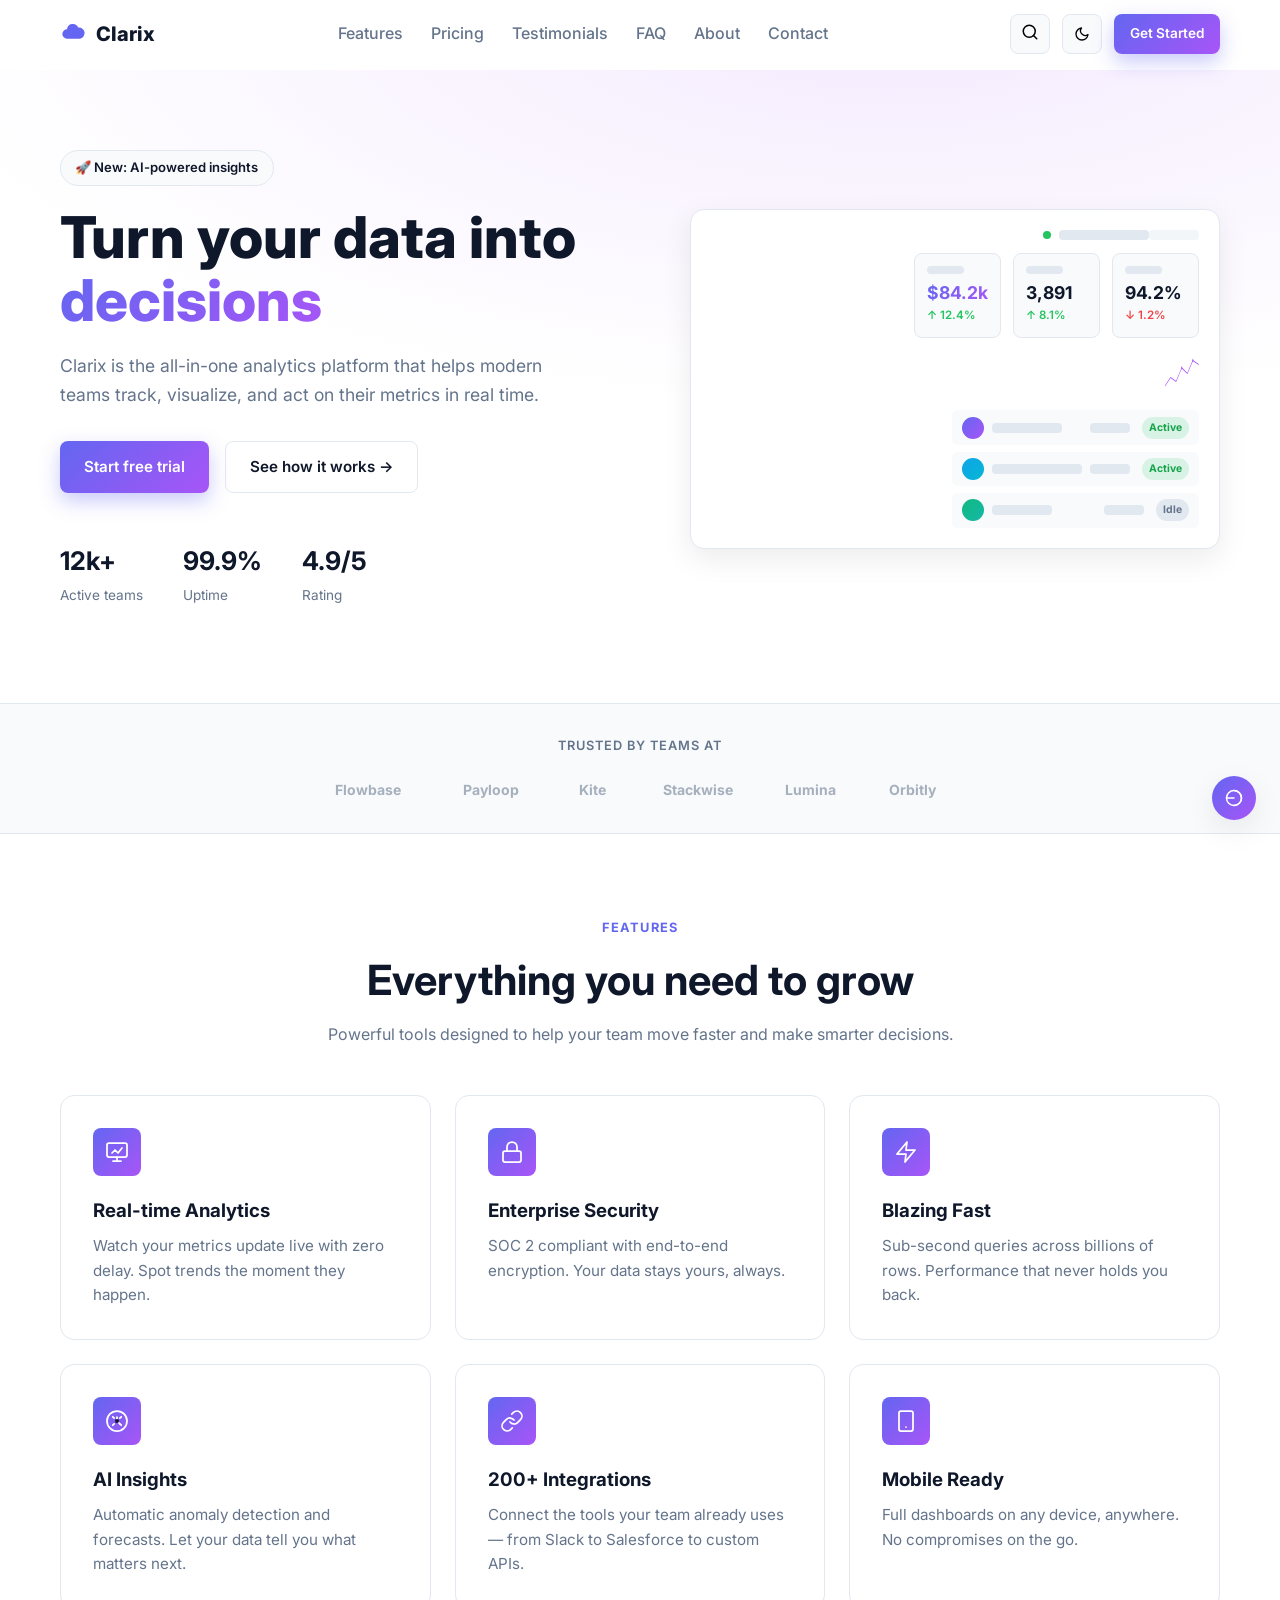
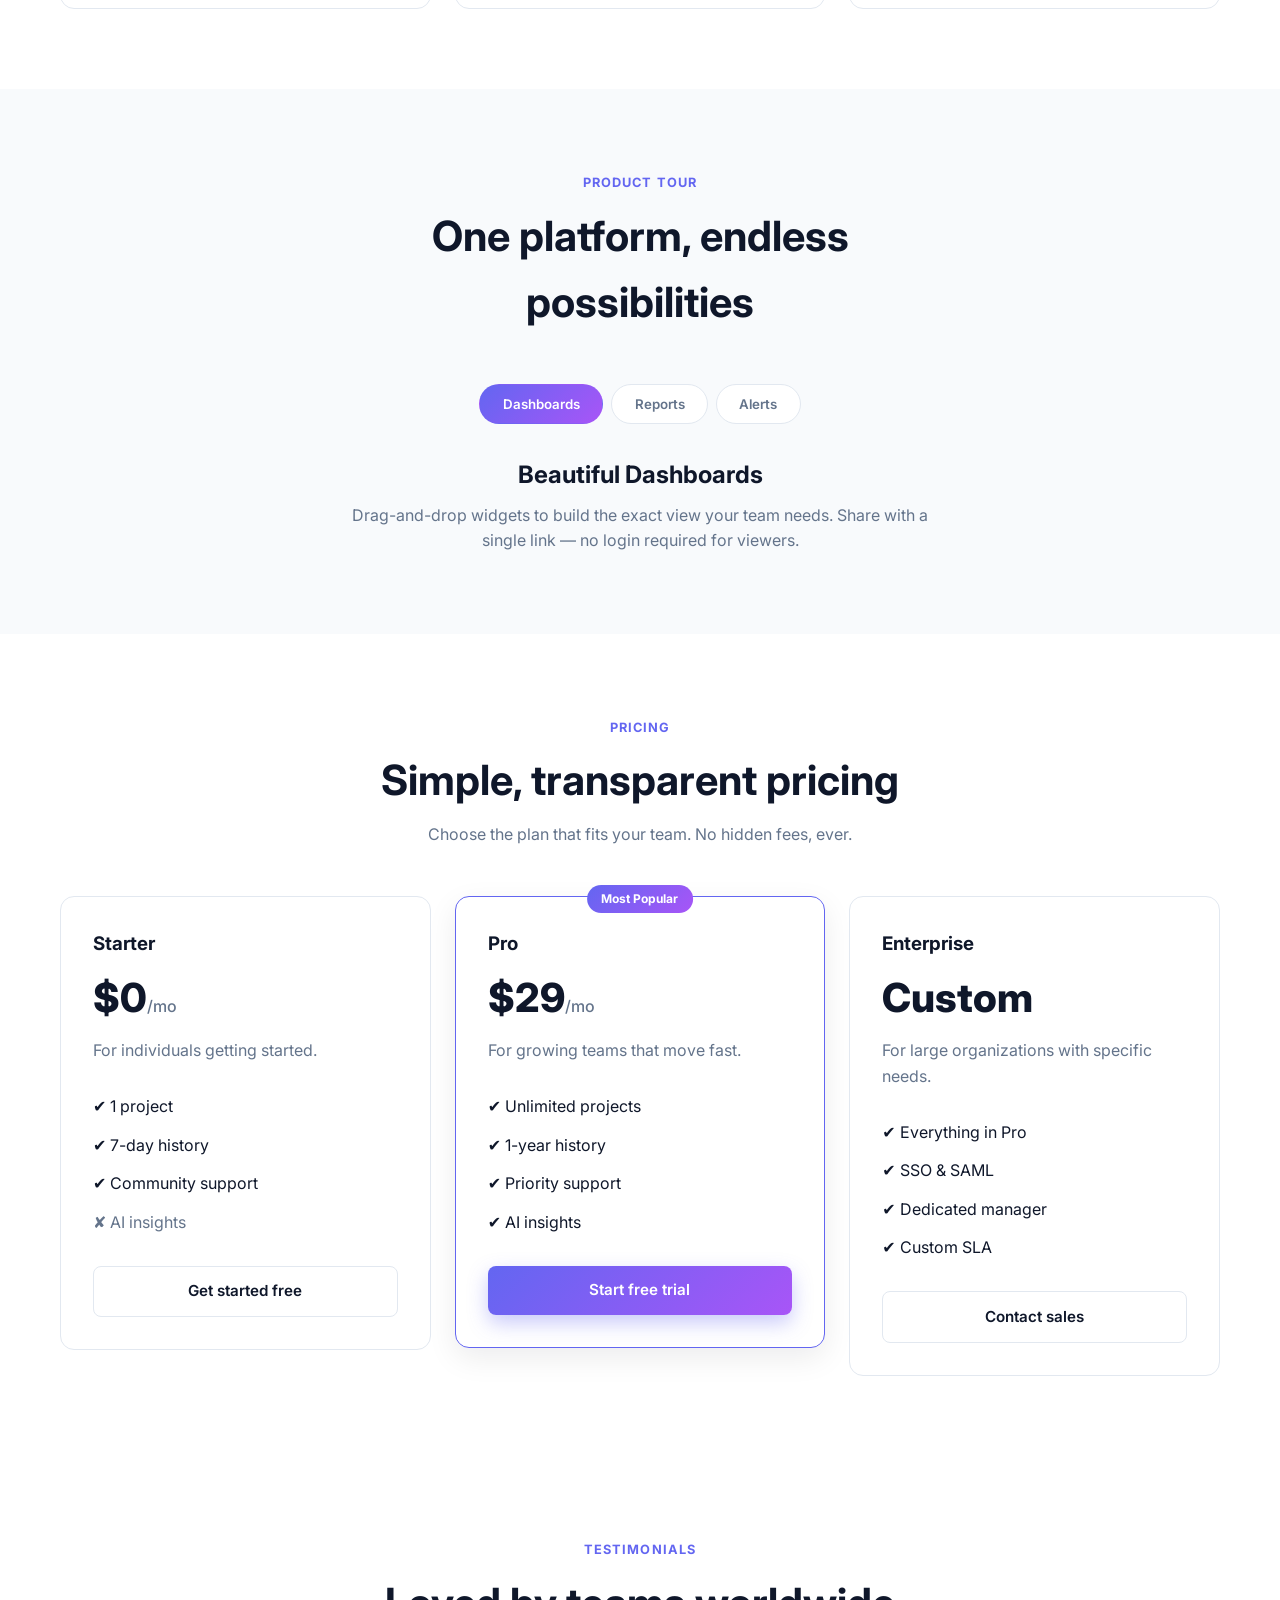
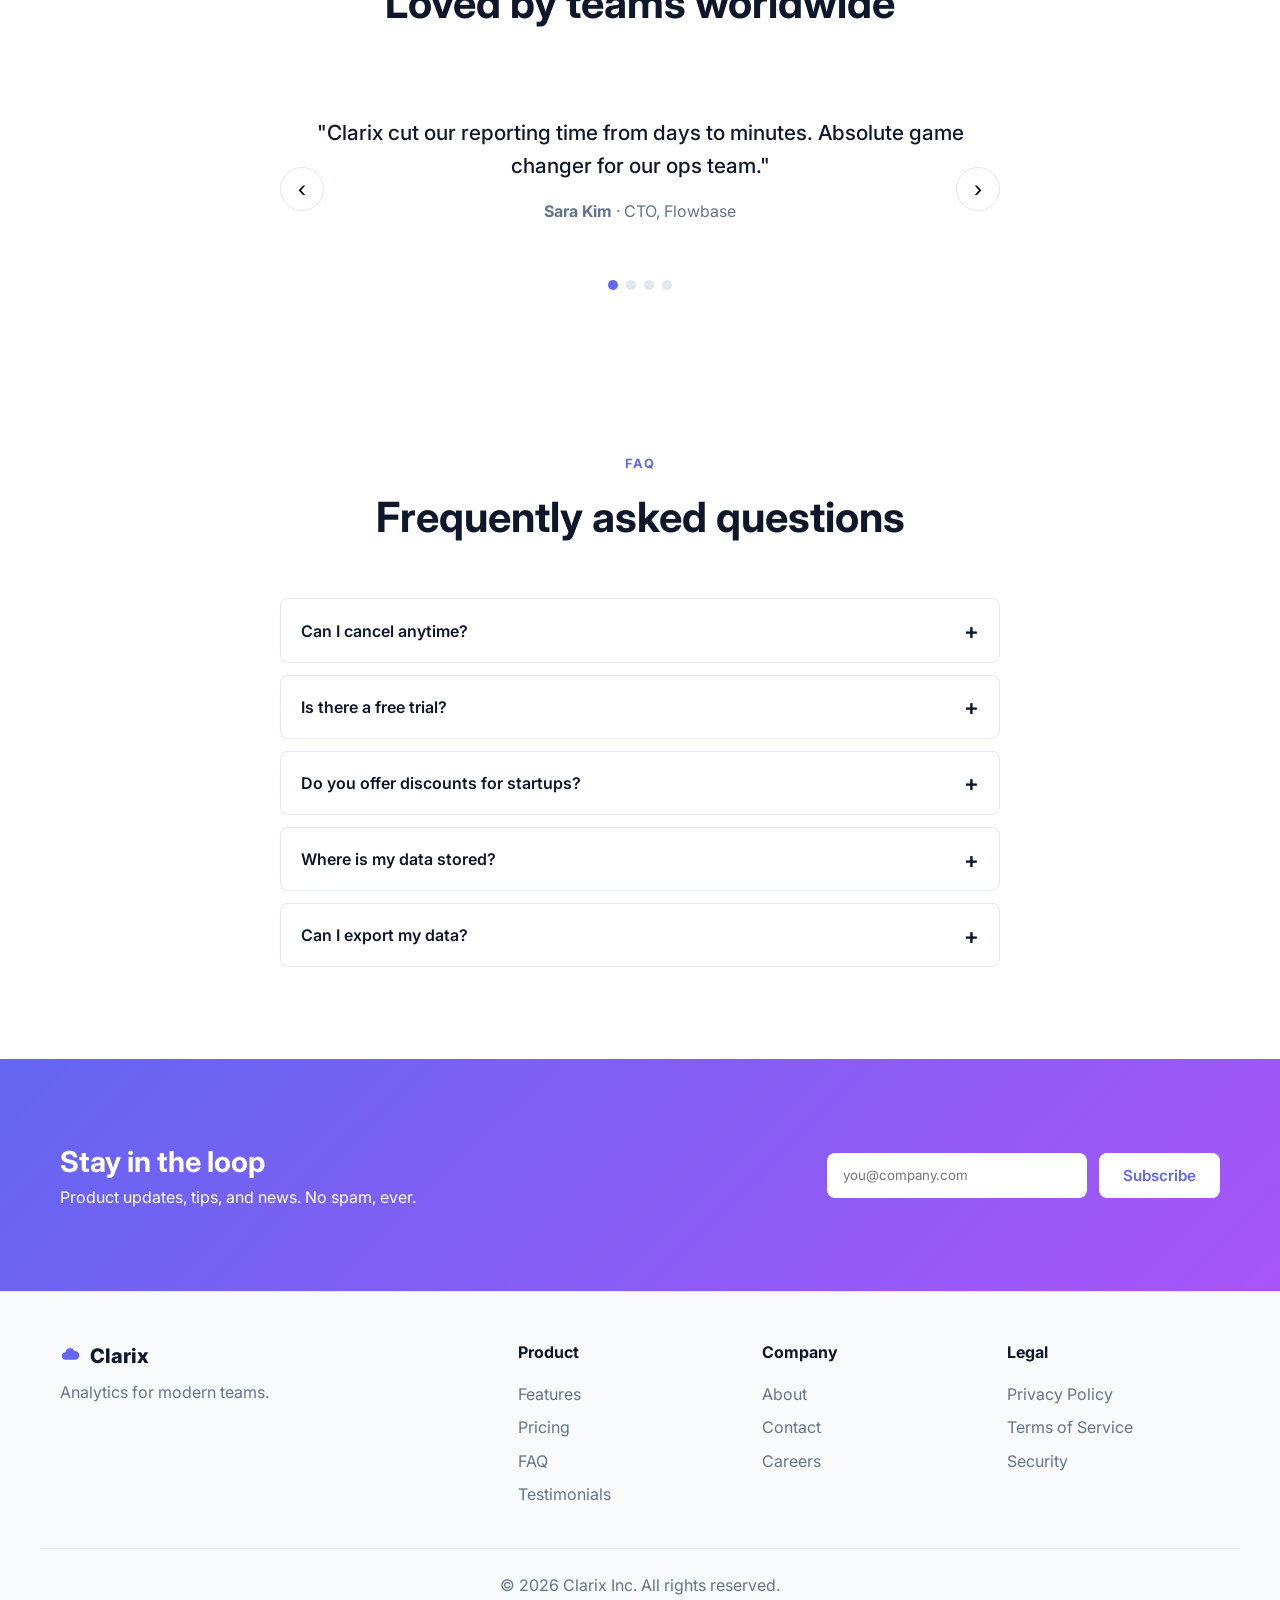
<file: index.html>
<!DOCTYPE html>
<html lang="en" data-theme="light" data-theme-color="indigo">
<head>
  <meta charset="UTF-8" />
  <meta name="viewport" content="width=device-width, initial-scale=1.0" />
  <meta name="description" content="Clarix  — The all-in-one analytics platform for modern teams. Real-time dashboards, AI insights, and 200+ integrations." />
  <meta name="robots" content="index, follow" />
  <link rel="canonical" href="https://your-domain.com/" />

  <!-- Open Graph -->
  <meta property="og:type"        content="website" />
  <meta property="og:url"         content="https://your-domain.com/" />
  <meta property="og:title"       content="Clarix  — Analytics for Modern Teams" />
  <meta property="og:description" content="Track, visualize, and act on your metrics in real time. AI-powered insights, 200+ integrations, and beautiful dashboards." />
  <meta property="og:image"       content="https://your-domain.com/assets/images/og-image.png" />

  <!-- Twitter Card -->
  <meta name="twitter:card"        content="summary_large_image" />
  <meta name="twitter:title"       content="Clarix  — Analytics for Modern Teams" />
  <meta name="twitter:description" content="The all-in-one analytics platform for modern teams." />
  <meta name="twitter:image"       content="https://your-domain.com/assets/images/og-image.png" />

  <title>Clarix  — Analytics for Modern Teams</title>

  <!-- Favicon -->
  <link rel="icon" type="image/svg+xml" href="assets/images/favicon.svg" />

  <!-- Fonts -->
  <link rel="preconnect" href="https://fonts.googleapis.com" />
  <link href="https://fonts.googleapis.com/css2?family=Inter:wght@400;500;600;700;800&display=swap" rel="stylesheet" />

  <!-- Styles -->
  <link rel="stylesheet" href="assets/css/variables.css" />
  <link rel="stylesheet" href="assets/css/themes.css" />
  <link rel="stylesheet" href="assets/css/style.css" />
  <link rel="stylesheet" href="assets/css/responsive.css" />
</head>
<body>

  <!-- ============ HEADER ============ -->
  <header class="header" id="header">
    <div class="container header__inner">
      <a href="index.html" class="logo" aria-label="Clarix  home">
        <svg width="28" height="28" viewBox="0 0 24 24" fill="none" aria-hidden="true">
          <path d="M6 16a4 4 0 010-8 5 5 0 019.6-1.5A4.5 4.5 0 0117 16H6z" fill="url(#g)"/>
          <defs><linearGradient id="g" x1="0" y1="0" x2="24" y2="24">
            <stop stop-color="#6366f1"/><stop offset="1" stop-color="#a855f7"/>
          </linearGradient></defs>
        </svg>
        <span>Clarix </span>
      </a>

      <nav class="nav" id="nav" aria-label="Primary">
        <ul class="nav__list">
          <li><a href="#features"     class="nav__link">Features</a></li>
          <li><a href="#pricing"      class="nav__link">Pricing</a></li>
          <li><a href="#testimonials" class="nav__link">Testimonials</a></li>
          <li><a href="#faq"          class="nav__link">FAQ</a></li>
          <li><a href="about.html"    class="nav__link">About</a></li>
          <li><a href="contact.html"  class="nav__link">Contact</a></li>
        </ul>
      </nav>

      <div class="header__actions">
        <button class="search-toggle" id="searchToggle" aria-label="Search">
          <svg width="18" height="18" viewBox="0 0 24 24" fill="none" stroke="currentColor" stroke-width="2" stroke-linecap="round" stroke-linejoin="round" aria-hidden="true"><circle cx="11" cy="11" r="8"/><line x1="21" y1="21" x2="16.65" y2="16.65"/></svg>
        </button>
        <button class="theme-toggle" id="themeToggle" aria-label="Toggle dark mode">
          <svg class="icon-moon" width="16" height="16" viewBox="0 0 24 24" fill="none" stroke="currentColor" stroke-width="2" stroke-linecap="round" stroke-linejoin="round"><path d="M21 12.79A9 9 0 1111.21 3 7 7 0 0021 12.79z"/></svg>
          <svg class="icon-sun" width="16" height="16" viewBox="0 0 24 24" fill="none" stroke="currentColor" stroke-width="2" stroke-linecap="round" stroke-linejoin="round" style="display:none"><circle cx="12" cy="12" r="5"/><line x1="12" y1="1" x2="12" y2="3"/><line x1="12" y1="21" x2="12" y2="23"/><line x1="4.22" y1="4.22" x2="5.64" y2="5.64"/><line x1="18.36" y1="18.36" x2="19.78" y2="19.78"/><line x1="1" y1="12" x2="3" y2="12"/><line x1="21" y1="12" x2="23" y2="12"/><line x1="4.22" y1="19.78" x2="5.64" y2="18.36"/><line x1="18.36" y1="5.64" x2="19.78" y2="4.22"/></svg>
        </button>
        <a href="#pricing" class="btn btn--primary btn--sm">Get Started</a>
        <button class="menu-toggle" id="menuToggle" aria-label="Open menu" aria-expanded="false">
          <span></span><span></span><span></span>
        </button>
      </div>
    </div>

    <!-- Search bar -->
    <div class="search-bar" id="searchBar">
      <div class="container">
        <input type="text" id="searchInput" placeholder="Search features, pricing, FAQ…" aria-label="Search features" />
        <ul class="search-results" id="searchResults"></ul>
      </div>
    </div>
  </header>

  <!-- ============ HERO ============ -->
  <section class="hero" id="home">
    <div class="container hero__inner">
      <div class="hero__content reveal">
        <span class="badge">🚀 New: AI-powered insights</span>
        <h1 class="hero__title">Turn your data into <span class="gradient-text">decisions</span></h1>
        <p class="hero__subtitle">Clarix  is the all-in-one analytics platform that helps modern teams track, visualize, and act on their metrics in real time.</p>
        <div class="hero__cta">
          <a href="#pricing" class="btn btn--primary">Start free trial</a>
          <a href="#features" class="btn btn--ghost">See how it works →</a>
        </div>
        <div class="hero__stats">
          <div><strong>12k+</strong><span>Active teams</span></div>
          <div><strong>99.9%</strong><span>Uptime</span></div>
          <div><strong>4.9/5</strong><span>Rating</span></div>
        </div>
      </div>

      <div class="hero__visual reveal">
        <div class="mock-dashboard">
          <!-- Header row -->
          <div class="mock-dash-header">
            <div class="mock-dash-title">
              <div class="mock-dot" style="background:#22c55e"></div>
              <div class="mock-line-text" style="width:90px"></div>
            </div>
            <div class="mock-line-text" style="width:50px; opacity:.4"></div>
          </div>

          <!-- KPI row -->
          <div class="mock-kpi-row">
            <div class="mock-kpi">
              <div class="mock-kpi-label"></div>
              <div class="mock-kpi-value gradient-text">$84.2k</div>
              <div class="mock-kpi-delta up">↑ 12.4%</div>
            </div>
            <div class="mock-kpi">
              <div class="mock-kpi-label"></div>
              <div class="mock-kpi-value">3,891</div>
              <div class="mock-kpi-delta up">↑ 8.1%</div>
            </div>
            <div class="mock-kpi">
              <div class="mock-kpi-label"></div>
              <div class="mock-kpi-value">94.2%</div>
              <div class="mock-kpi-delta down">↓ 1.2%</div>
            </div>
          </div>

          <!-- Chart area -->
          <div class="mock-chart-area">
            <div class="mock-bars-wrap">
              <div class="mock-bar" style="--h:55%"></div>
              <div class="mock-bar" style="--h:72%"></div>
              <div class="mock-bar" style="--h:48%"></div>
              <div class="mock-bar" style="--h:88%"></div>
              <div class="mock-bar" style="--h:65%"></div>
              <div class="mock-bar" style="--h:95%"></div>
              <div class="mock-bar" style="--h:78%"></div>
            </div>
            <div class="mock-line-overlay">
              <svg viewBox="0 0 200 80" preserveAspectRatio="none" fill="none">
                <polyline points="0,60 33,45 66,52 100,28 133,38 166,15 200,22"
                  stroke="var(--accent)" stroke-width="2" fill="none" stroke-linecap="round" stroke-linejoin="round"/>
                <circle cx="100" cy="28" r="3" fill="var(--accent)"/>
                <circle cx="166" cy="15" r="3" fill="var(--accent)"/>
              </svg>
            </div>
          </div>

          <!-- Table rows -->
          <div class="mock-table">
            <div class="mock-row">
              <div class="mock-avatar" style="background:var(--gradient)"></div>
              <div class="mock-line-text" style="width:70px"></div>
              <div class="mock-line-text" style="width:40px;margin-left:auto"></div>
              <div class="mock-badge up-badge">Active</div>
            </div>
            <div class="mock-row">
              <div class="mock-avatar" style="background:linear-gradient(135deg,#0ea5e9,#06b6d4)"></div>
              <div class="mock-line-text" style="width:90px"></div>
              <div class="mock-line-text" style="width:40px;margin-left:auto"></div>
              <div class="mock-badge up-badge">Active</div>
            </div>
            <div class="mock-row">
              <div class="mock-avatar" style="background:linear-gradient(135deg,#10b981,#14b8a6)"></div>
              <div class="mock-line-text" style="width:60px"></div>
              <div class="mock-line-text" style="width:40px;margin-left:auto"></div>
              <div class="mock-badge neutral-badge">Idle</div>
            </div>
          </div>
        </div>
      </div>
    </div>
  </section>

  <!-- ============ LOGO STRIP ============ -->
  <section class="logo-strip">
    <div class="container">
      <p class="logo-strip__label">Trusted by teams at</p>
      <div class="logo-strip__logos">
        <!-- Wordmark-style SVG logos — placeholder brand names -->
        <svg class="brand-logo" viewBox="0 0 80 24" aria-label="Flowbase">
          <text x="0" y="18" font-family="Inter,sans-serif" font-weight="700" font-size="14" fill="currentColor">Flowbase</text>
        </svg>
        <svg class="brand-logo" viewBox="0 0 68 24" aria-label="Payloop">
          <text x="0" y="18" font-family="Inter,sans-serif" font-weight="700" font-size="14" fill="currentColor">Payloop</text>
        </svg>
        <svg class="brand-logo" viewBox="0 0 36 24" aria-label="Kite">
          <text x="0" y="18" font-family="Inter,sans-serif" font-weight="700" font-size="14" fill="currentColor">Kite</text>
        </svg>
        <svg class="brand-logo" viewBox="0 0 74 24" aria-label="Stackwise">
          <text x="0" y="18" font-family="Inter,sans-serif" font-weight="700" font-size="14" fill="currentColor">Stackwise</text>
        </svg>
        <svg class="brand-logo" viewBox="0 0 56 24" aria-label="Lumina">
          <text x="0" y="18" font-family="Inter,sans-serif" font-weight="700" font-size="14" fill="currentColor">Lumina</text>
        </svg>
        <svg class="brand-logo" viewBox="0 0 56 24" aria-label="Orbitly">
          <text x="0" y="18" font-family="Inter,sans-serif" font-weight="700" font-size="14" fill="currentColor">Orbitly</text>
        </svg>
      </div>
    </div>
  </section>

  <!-- ============ FEATURES ============ -->
  <section class="section features" id="features">
    <div class="container">
      <div class="section__head reveal">
        <span class="eyebrow">Features</span>
        <h2>Everything you need to grow</h2>
        <p>Powerful tools designed to help your team move faster and make smarter decisions.</p>
      </div>

      <div class="features__grid" id="featuresGrid">
        <article class="feature-card reveal">
          <div class="feature-card__icon">
            <svg viewBox="0 0 24 24" fill="none" stroke="currentColor" stroke-width="1.75" stroke-linecap="round" stroke-linejoin="round"><rect x="2" y="3" width="20" height="14" rx="2"/><line x1="8" y1="21" x2="16" y2="21"/><line x1="12" y1="17" x2="12" y2="21"/><polyline points="7 13 10 10 13 13 17 8"/></svg>
          </div>
          <h3>Real-time Analytics</h3>
          <p>Watch your metrics update live with zero delay. Spot trends the moment they happen.</p>
        </article>
        <article class="feature-card reveal">
          <div class="feature-card__icon">
            <svg viewBox="0 0 24 24" fill="none" stroke="currentColor" stroke-width="1.75" stroke-linecap="round" stroke-linejoin="round"><rect x="3" y="11" width="18" height="11" rx="2"/><path d="M7 11V7a5 5 0 0110 0v4"/></svg>
          </div>
          <h3>Enterprise Security</h3>
          <p>SOC 2 compliant with end-to-end encryption. Your data stays yours, always.</p>
        </article>
        <article class="feature-card reveal">
          <div class="feature-card__icon">
            <svg viewBox="0 0 24 24" fill="none" stroke="currentColor" stroke-width="1.75" stroke-linecap="round" stroke-linejoin="round"><polygon points="13 2 3 14 12 14 11 22 21 10 12 10 13 2"/></svg>
          </div>
          <h3>Blazing Fast</h3>
          <p>Sub-second queries across billions of rows. Performance that never holds you back.</p>
        </article>
        <article class="feature-card reveal">
          <div class="feature-card__icon">
            <svg viewBox="0 0 24 24" fill="none" stroke="currentColor" stroke-width="1.75" stroke-linecap="round" stroke-linejoin="round"><path d="M12 2a10 10 0 100 20A10 10 0 0012 2z"/><path d="M12 8v4l3 3"/><path d="M16.24 7.76l-1.42 1.42M7.76 16.24l1.42-1.42M7.76 7.76l1.42 1.42M16.24 16.24l-1.42-1.42"/><circle cx="12" cy="12" r="2" fill="currentColor" stroke="none"/></svg>
          </div>
          <h3>AI Insights</h3>
          <p>Automatic anomaly detection and forecasts. Let your data tell you what matters next.</p>
        </article>
        <article class="feature-card reveal">
          <div class="feature-card__icon">
            <svg viewBox="0 0 24 24" fill="none" stroke="currentColor" stroke-width="1.75" stroke-linecap="round" stroke-linejoin="round"><path d="M10 13a5 5 0 007.54.54l3-3a5 5 0 00-7.07-7.07l-1.72 1.71"/><path d="M14 11a5 5 0 00-7.54-.54l-3 3a5 5 0 007.07 7.07l1.71-1.71"/></svg>
          </div>
          <h3>200+ Integrations</h3>
          <p>Connect the tools your team already uses — from Slack to Salesforce to custom APIs.</p>
        </article>
        <article class="feature-card reveal">
          <div class="feature-card__icon">
            <svg viewBox="0 0 24 24" fill="none" stroke="currentColor" stroke-width="1.75" stroke-linecap="round" stroke-linejoin="round"><rect x="5" y="2" width="14" height="20" rx="2"/><line x1="12" y1="18" x2="12.01" y2="18"/></svg>
          </div>
          <h3>Mobile Ready</h3>
          <p>Full dashboards on any device, anywhere. No compromises on the go.</p>
        </article>
      </div>
    </div>
  </section>

  <!-- ============ TABS (Product tour) ============ -->
  <section class="section tabs-section">
    <div class="container">
      <div class="section__head reveal">
        <span class="eyebrow">Product Tour</span>
        <h2>One platform, endless possibilities</h2>
      </div>
      <div class="tabs reveal" id="tabs">
        <div class="tabs__nav" role="tablist">
          <button class="tab-btn active" data-tab="0" role="tab" aria-selected="true">Dashboards</button>
          <button class="tab-btn" data-tab="1" role="tab" aria-selected="false">Reports</button>
          <button class="tab-btn" data-tab="2" role="tab" aria-selected="false">Alerts</button>
        </div>
        <div class="tabs__panels">
          <div class="tab-panel active" data-panel="0"><h3>Beautiful Dashboards</h3><p>Drag-and-drop widgets to build the exact view your team needs. Share with a single link — no login required for viewers.</p></div>
          <div class="tab-panel" data-panel="1"><h3>Automated Reports</h3><p>Schedule reports to land in your inbox or Slack daily, weekly, or monthly. Zero manual effort after setup.</p></div>
          <div class="tab-panel" data-panel="2"><h3>Smart Alerts</h3><p>Get notified the moment a metric crosses a threshold you care about — via Slack, email, or webhook.</p></div>
        </div>
      </div>
    </div>
  </section>

  <!-- ============ PRICING ============ -->
  <section class="section pricing" id="pricing">
    <div class="container">
      <div class="section__head reveal">
        <span class="eyebrow">Pricing</span>
        <h2>Simple, transparent pricing</h2>
        <p>Choose the plan that fits your team. No hidden fees, ever.</p>
      </div>
      <div class="pricing__grid">
        <article class="price-card reveal">
          <h3>Starter</h3>
          <p class="price-card__price">$0<span>/mo</span></p>
          <p class="price-card__desc">For individuals getting started.</p>
          <ul>
            <li>✔ 1 project</li>
            <li>✔ 7-day history</li>
            <li>✔ Community support</li>
            <li class="muted">✘ AI insights</li>
          </ul>
          <a href="contact.html" class="btn btn--ghost btn--block">Get started free</a>
        </article>
        <article class="price-card price-card--featured reveal">
          <span class="price-card__badge">Most Popular</span>
          <h3>Pro</h3>
          <p class="price-card__price">$29<span>/mo</span></p>
          <p class="price-card__desc">For growing teams that move fast.</p>
          <ul>
            <li>✔ Unlimited projects</li>
            <li>✔ 1-year history</li>
            <li>✔ Priority support</li>
            <li>✔ AI insights</li>
          </ul>
          <a href="contact.html" class="btn btn--primary btn--block">Start free trial</a>
        </article>
        <article class="price-card reveal">
          <h3>Enterprise</h3>
          <p class="price-card__price">Custom</p>
          <p class="price-card__desc">For large organizations with specific needs.</p>
          <ul>
            <li>✔ Everything in Pro</li>
            <li>✔ SSO &amp; SAML</li>
            <li>✔ Dedicated manager</li>
            <li>✔ Custom SLA</li>
          </ul>
          <a href="contact.html" class="btn btn--ghost btn--block">Contact sales</a>
        </article>
      </div>
    </div>
  </section>

  <!-- ============ TESTIMONIALS CAROUSEL ============ -->
  <section class="section testimonials" id="testimonials">
    <div class="container">
      <div class="section__head reveal"><span class="eyebrow">Testimonials</span><h2>Loved by teams worldwide</h2></div>
      <div class="carousel reveal" id="carousel">
        <div class="carousel__track" id="carouselTrack">
          <blockquote class="testimonial"><p>"Clarix  cut our reporting time from days to minutes. Absolute game changer for our ops team."</p><footer><strong>Sara Kim</strong> · CTO, Flowbase</footer></blockquote>
          <blockquote class="testimonial"><p>"The AI insights caught a churn spike before we even noticed. It literally saved our quarter."</p><footer><strong>James Lee</strong> · Head of Growth, Payloop</footer></blockquote>
          <blockquote class="testimonial"><p>"Setup took 10 minutes. Our whole team was onboarded the same day. That never happens."</p><footer><strong>Ana Duarte</strong> · Ops Lead, Kite</footer></blockquote>
          <blockquote class="testimonial"><p>"We evaluated 5 platforms. Clarix  was the only one that our data team and our CEO both loved."</p><footer><strong>Derek Osei</strong> · VP Engineering, Stackwise</footer></blockquote>
        </div>
        <button class="carousel__btn carousel__btn--prev" id="prevBtn" aria-label="Previous testimonial">‹</button>
        <button class="carousel__btn carousel__btn--next" id="nextBtn" aria-label="Next testimonial">›</button>
        <div class="carousel__dots" id="carouselDots"></div>
      </div>
    </div>
  </section>

  <!-- ============ FAQ ============ -->
  <section class="section faq" id="faq">
    <div class="container container--narrow">
      <div class="section__head reveal"><span class="eyebrow">FAQ</span><h2>Frequently asked questions</h2></div>
      <div class="accordion" id="accordion">
        <div class="accordion__item reveal">
          <button class="accordion__header">Can I cancel anytime?<span class="accordion__icon">+</span></button>
          <div class="accordion__body"><p>Yes. There are no contracts — cancel with one click from your dashboard. We'll even prorate any unused days.</p></div>
        </div>
        <div class="accordion__item reveal">
          <button class="accordion__header">Is there a free trial?<span class="accordion__icon">+</span></button>
          <div class="accordion__body"><p>Every paid plan comes with a 14-day free trial. No credit card required to get started.</p></div>
        </div>
        <div class="accordion__item reveal">
          <button class="accordion__header">Do you offer discounts for startups?<span class="accordion__icon">+</span></button>
          <div class="accordion__body"><p>Yes! Qualified startups get 50% off for the first year. Reach out to our sales team with your company details.</p></div>
        </div>
        <div class="accordion__item reveal">
          <button class="accordion__header">Where is my data stored?<span class="accordion__icon">+</span></button>
          <div class="accordion__body"><p>Data is stored in SOC 2 compliant data centres with regional options available — US, EU, and APAC.</p></div>
        </div>
        <div class="accordion__item reveal">
          <button class="accordion__header">Can I export my data?<span class="accordion__icon">+</span></button>
          <div class="accordion__body"><p>Absolutely. You can export any dataset as CSV, JSON, or via our API at any time. Your data is always yours.</p></div>
        </div>
      </div>
    </div>
  </section>

  <!-- ============ NEWSLETTER ============ -->
  <section class="section newsletter">
    <div class="container newsletter__inner reveal">
      <div><h2>Stay in the loop</h2><p>Product updates, tips, and news. No spam, ever.</p></div>
      <form class="newsletter__form" id="newsletterForm" novalidate>
        <input type="email" id="newsletterEmail" placeholder="you@company.com" aria-label="Your email address" />
        <button type="submit" class="btn btn--primary">Subscribe</button>
      </form>
    </div>
  </section>

  <!-- ============ FOOTER ============ -->
  <footer class="footer">
    <div class="container footer__grid">
      <div class="footer__brand">
        <a href="index.html" class="logo logo--light">
          <svg width="22" height="22" viewBox="0 0 24 24" fill="none" aria-hidden="true">
            <path d="M6 16a4 4 0 010-8 5 5 0 019.6-1.5A4.5 4.5 0 0117 16H6z" fill="url(#gf)"/>
            <defs><linearGradient id="gf" x1="0" y1="0" x2="24" y2="24">
              <stop stop-color="#6366f1"/><stop offset="1" stop-color="#a855f7"/>
            </linearGradient></defs>
          </svg>
          <span>Clarix </span>
        </a>
        <p>Analytics for modern teams.</p>
      </div>
      <div>
        <h4>Product</h4>
        <ul>
          <li><a href="#features">Features</a></li>
          <li><a href="#pricing">Pricing</a></li>
          <li><a href="#faq">FAQ</a></li>
          <li><a href="#testimonials">Testimonials</a></li>
        </ul>
      </div>
      <div>
        <h4>Company</h4>
        <ul>
          <li><a href="about.html">About</a></li>
          <li><a href="contact.html">Contact</a></li>
          <li><a href="contact.html">Careers</a></li>
        </ul>
      </div>
      <div>
        <h4>Legal</h4>
        <ul>
          <li><a href="privacy.html">Privacy Policy</a></li>
          <li><a href="terms.html">Terms of Service</a></li>
          <li><a href="contact.html">Security</a></li>
        </ul>
      </div>
    </div>
    <div class="container footer__bottom">
      <p>© 2026 Clarix  Inc. All rights reserved.</p>
    </div>
  </footer>

  <!-- Back to top -->
  <button class="back-to-top" id="backToTop" aria-label="Back to top">↑</button>

  <!-- Toast container -->
  <div class="toast-container" id="toastContainer" aria-live="polite"></div>

  <!-- Color switcher (floating) -->
  <div class="color-switcher-wrap" id="colorSwitcher" aria-label="Change color theme">
    <button class="color-switcher-trigger" id="colorSwitcherTrigger" aria-label="Open theme switcher" title="Switch color theme">
      <svg width="18" height="18" viewBox="0 0 24 24" fill="none" stroke="currentColor" stroke-width="2" stroke-linecap="round" stroke-linejoin="round"><circle cx="12" cy="12" r="10"/><path d="M12 2a10 10 0 010 20"/><path d="M2 12h10"/></svg>
    </button>
    <div class="color-switcher-panel" id="colorSwitcherPanel">
      <p class="color-switcher-label">Color theme</p>
      <div class="color-swatches">
        <button data-color="indigo"  class="swatch active" style="background:linear-gradient(135deg,#6366f1,#a855f7)" title="Indigo" aria-label="Indigo theme"></button>
        <button data-color="ocean"   class="swatch" style="background:linear-gradient(135deg,#0ea5e9,#06b6d4)" title="Ocean"  aria-label="Ocean theme"></button>
        <button data-color="emerald" class="swatch" style="background:linear-gradient(135deg,#10b981,#14b8a6)" title="Emerald" aria-label="Emerald theme"></button>
        <button data-color="sunset"  class="swatch" style="background:linear-gradient(135deg,#f97316,#ec4899)" title="Sunset"  aria-label="Sunset theme"></button>
        <button data-color="rose"    class="swatch" style="background:linear-gradient(135deg,#f43f5e,#fb7185)" title="Rose"    aria-label="Rose theme"></button>
      </div>
    </div>
  </div>

  <!-- Scripts -->
  <script src="assets/js/animation.js"></script>
  <script src="assets/js/form.js"></script>
  <script src="assets/js/main.js"></script>
</body>
</html>
</file>
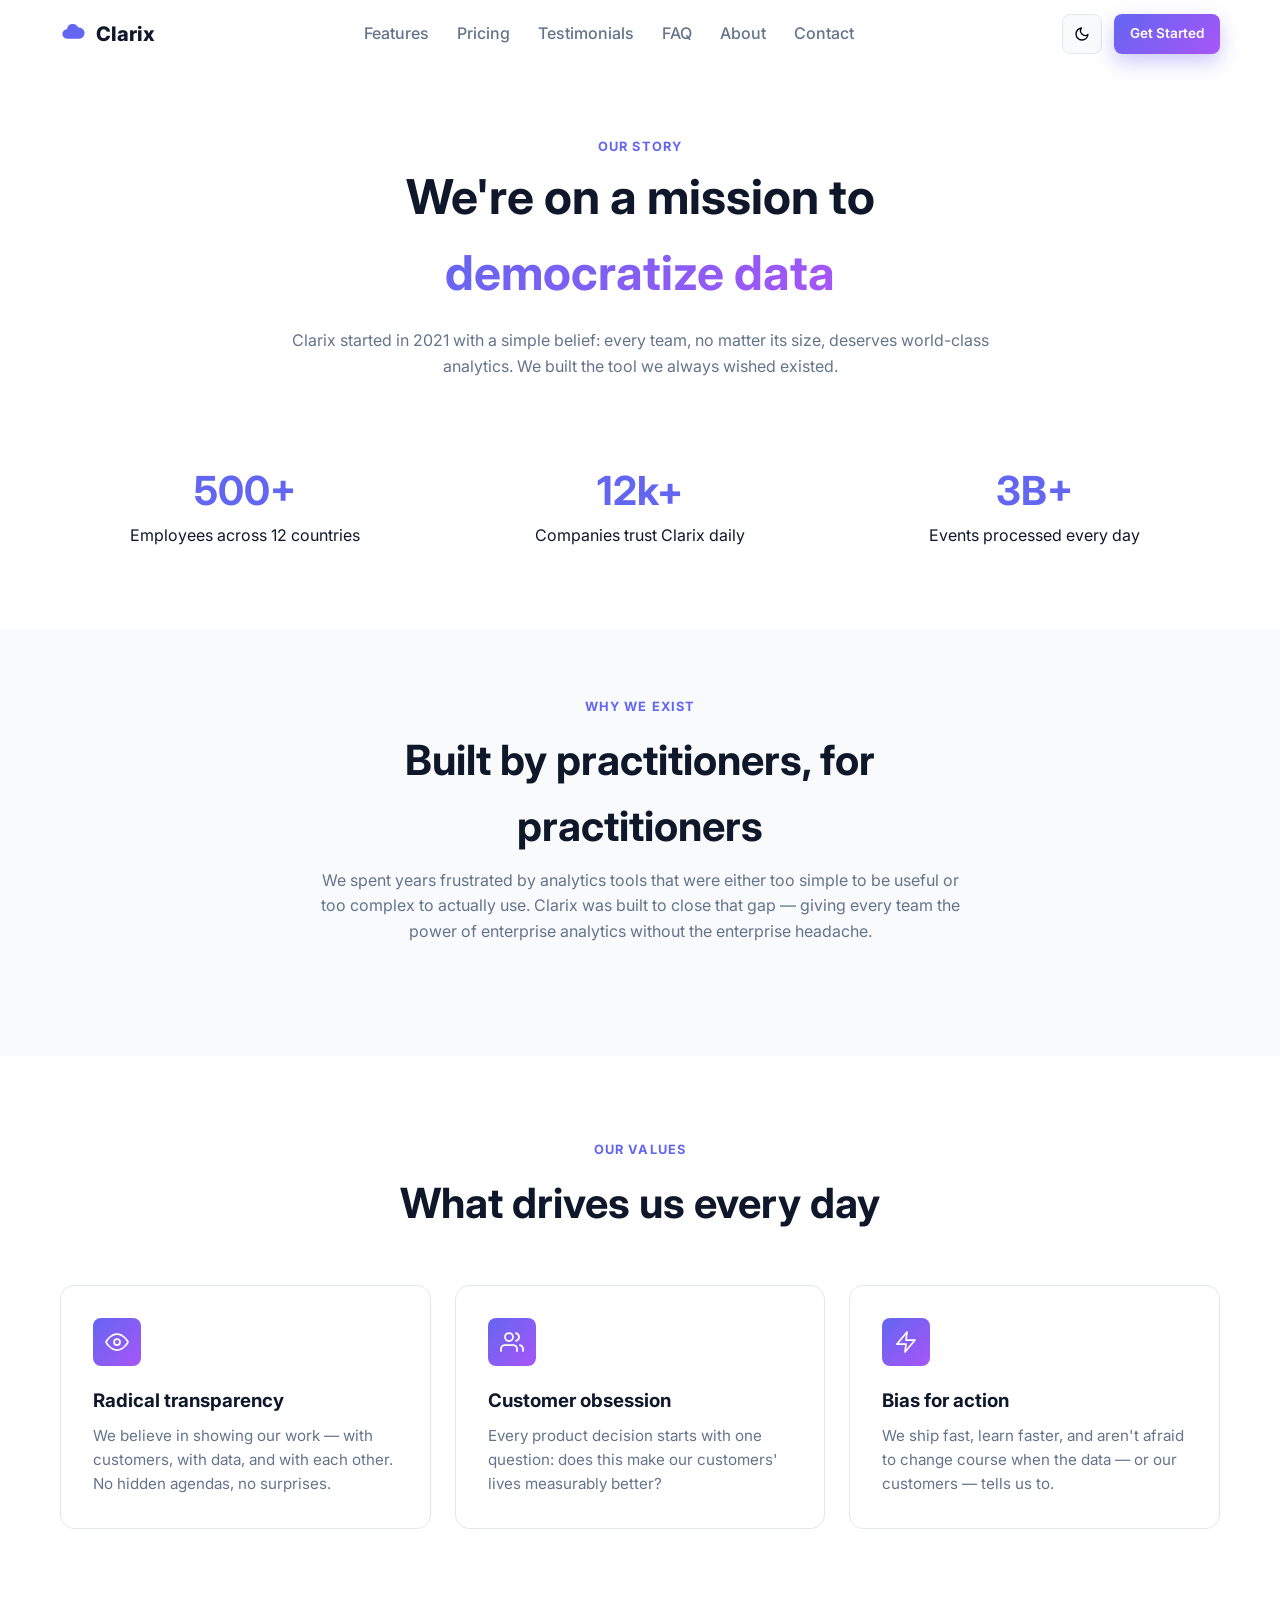
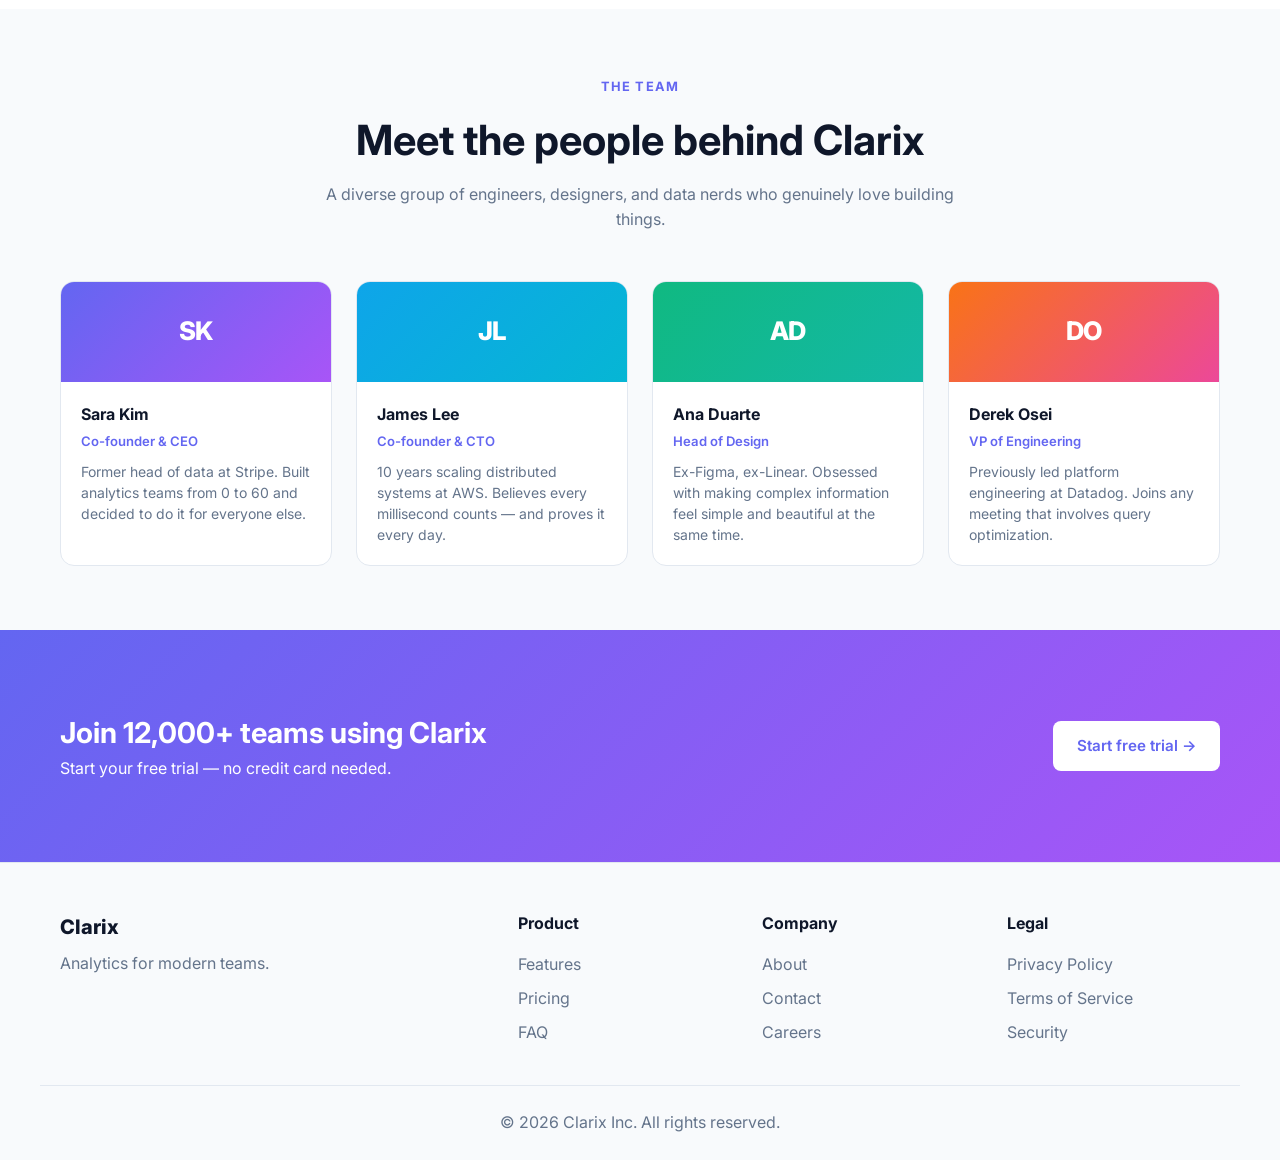
<file: about.html>
<!DOCTYPE html>
<html lang="en" data-theme="light" data-theme-color="indigo">
<head>
  <meta charset="UTF-8" />
  <meta name="viewport" content="width=device-width, initial-scale=1.0" />
  <meta name="description" content="About Clarix  — our mission, team, and the values behind the analytics platform built for modern teams." />
  <link rel="canonical" href="https://your-domain.com/about.html" />

  <!-- Open Graph -->
  <meta property="og:type"        content="website" />
  <meta property="og:title"       content="About Clarix " />
  <meta property="og:description" content="Meet the team on a mission to democratize data." />
  <meta property="og:image"       content="https://your-domain.com/assets/images/og-image.png" />

  <title>About — Clarix </title>
  <link rel="icon" type="image/svg+xml" href="assets/images/favicon.svg" />
  <link href="https://fonts.googleapis.com/css2?family=Inter:wght@400;500;600;700;800&display=swap" rel="stylesheet" />
  <link rel="stylesheet" href="assets/css/variables.css" />
  <link rel="stylesheet" href="assets/css/themes.css" />
  <link rel="stylesheet" href="assets/css/style.css" />
  <link rel="stylesheet" href="assets/css/responsive.css" />
</head>
<body>
  <header class="header" id="header">
    <div class="container header__inner">
      <a href="index.html" class="logo" aria-label="Clarix  home">
        <svg width="28" height="28" viewBox="0 0 24 24" fill="none" aria-hidden="true">
          <path d="M6 16a4 4 0 010-8 5 5 0 019.6-1.5A4.5 4.5 0 0117 16H6z" fill="url(#ga)"/>
          <defs><linearGradient id="ga" x1="0" y1="0" x2="24" y2="24">
            <stop stop-color="#6366f1"/><stop offset="1" stop-color="#a855f7"/>
          </linearGradient></defs>
        </svg>
        <span>Clarix </span>
      </a>
      <nav class="nav" id="nav" aria-label="Primary">
        <ul class="nav__list">
          <li><a href="index.html#features"     class="nav__link">Features</a></li>
          <li><a href="index.html#pricing"      class="nav__link">Pricing</a></li>
          <li><a href="index.html#testimonials" class="nav__link">Testimonials</a></li>
          <li><a href="index.html#faq"          class="nav__link">FAQ</a></li>
          <li><a href="about.html"              class="nav__link">About</a></li>
          <li><a href="contact.html"            class="nav__link">Contact</a></li>
        </ul>
      </nav>
      <div class="header__actions">
        <button class="theme-toggle" id="themeToggle" aria-label="Toggle dark mode">
          <svg class="icon-moon" width="16" height="16" viewBox="0 0 24 24" fill="none" stroke="currentColor" stroke-width="2" stroke-linecap="round" stroke-linejoin="round"><path d="M21 12.79A9 9 0 1111.21 3 7 7 0 0021 12.79z"/></svg>
          <svg class="icon-sun"  width="16" height="16" viewBox="0 0 24 24" fill="none" stroke="currentColor" stroke-width="2" stroke-linecap="round" stroke-linejoin="round" style="display:none"><circle cx="12" cy="12" r="5"/><line x1="12" y1="1" x2="12" y2="3"/><line x1="12" y1="21" x2="12" y2="23"/><line x1="4.22" y1="4.22" x2="5.64" y2="5.64"/><line x1="18.36" y1="18.36" x2="19.78" y2="19.78"/><line x1="1" y1="12" x2="3" y2="12"/><line x1="21" y1="12" x2="23" y2="12"/><line x1="4.22" y1="19.78" x2="5.64" y2="18.36"/><line x1="18.36" y1="5.64" x2="19.78" y2="4.22"/></svg>
        </button>
        <a href="index.html#pricing" class="btn btn--primary btn--sm">Get Started</a>
        <button class="menu-toggle" id="menuToggle" aria-label="Open menu" aria-expanded="false">
          <span></span><span></span><span></span>
        </button>
      </div>
    </div>
  </header>

  <!-- Page hero -->
  <section class="section page-hero">
    <div class="container container--narrow reveal">
      <span class="eyebrow">Our Story</span>
      <h1>We're on a mission to <span class="gradient-text">democratize data</span></h1>
      <p>Clarix  started in 2021 with a simple belief: every team, no matter its size, deserves world-class analytics. We built the tool we always wished existed.</p>
    </div>
  </section>

  <!-- Stats -->
  <section class="section" style="padding-top:0">
    <div class="container about__grid">
      <div class="reveal"><h3>500+</h3><p>Employees across 12 countries</p></div>
      <div class="reveal"><h3>12k+</h3><p>Companies trust Clarix  daily</p></div>
      <div class="reveal"><h3>3B+</h3><p>Events processed every day</p></div>
    </div>
  </section>

  <!-- Mission -->
  <section class="section" style="background:var(--bg-alt); padding: 4rem 0">
    <div class="container container--narrow">
      <div class="section__head reveal">
        <span class="eyebrow">Why we exist</span>
        <h2>Built by practitioners, for practitioners</h2>
        <p>We spent years frustrated by analytics tools that were either too simple to be useful or too complex to actually use. Clarix  was built to close that gap — giving every team the power of enterprise analytics without the enterprise headache.</p>
      </div>
    </div>
  </section>

  <!-- Values -->
  <section class="section">
    <div class="container">
      <div class="section__head reveal">
        <span class="eyebrow">Our values</span>
        <h2>What drives us every day</h2>
      </div>
      <div class="features__grid">
        <article class="feature-card reveal">
          <div class="feature-card__icon">
            <svg viewBox="0 0 24 24" fill="none" stroke="currentColor" stroke-width="1.75" stroke-linecap="round" stroke-linejoin="round"><path d="M1 12s4-8 11-8 11 8 11 8-4 8-11 8-11-8-11-8z"/><circle cx="12" cy="12" r="3"/></svg>
          </div>
          <h3>Radical transparency</h3>
          <p>We believe in showing our work — with customers, with data, and with each other. No hidden agendas, no surprises.</p>
        </article>
        <article class="feature-card reveal">
          <div class="feature-card__icon">
            <svg viewBox="0 0 24 24" fill="none" stroke="currentColor" stroke-width="1.75" stroke-linecap="round" stroke-linejoin="round"><path d="M17 21v-2a4 4 0 00-4-4H5a4 4 0 00-4 4v2"/><circle cx="9" cy="7" r="4"/><path d="M23 21v-2a4 4 0 00-3-3.87"/><path d="M16 3.13a4 4 0 010 7.75"/></svg>
          </div>
          <h3>Customer obsession</h3>
          <p>Every product decision starts with one question: does this make our customers' lives measurably better?</p>
        </article>
        <article class="feature-card reveal">
          <div class="feature-card__icon">
            <svg viewBox="0 0 24 24" fill="none" stroke="currentColor" stroke-width="1.75" stroke-linecap="round" stroke-linejoin="round"><polygon points="13 2 3 14 12 14 11 22 21 10 12 10 13 2"/></svg>
          </div>
          <h3>Bias for action</h3>
          <p>We ship fast, learn faster, and aren't afraid to change course when the data — or our customers — tells us to.</p>
        </article>
      </div>
    </div>
  </section>

  <!-- Team -->
  <section class="section" style="background:var(--bg-alt); padding:4rem 0">
    <div class="container">
      <div class="section__head reveal">
        <span class="eyebrow">The team</span>
        <h2>Meet the people behind Clarix </h2>
        <p>A diverse group of engineers, designers, and data nerds who genuinely love building things.</p>
      </div>
      <div class="team-grid">
        <div class="team-card reveal">
          <div class="team-avatar" style="background:var(--gradient)">SK</div>
          <div class="team-info">
            <h4>Sara Kim</h4>
            <p class="team-role">Co-founder &amp; CEO</p>
            <p class="team-bio">Former head of data at Stripe. Built analytics teams from 0 to 60 and decided to do it for everyone else.</p>
          </div>
        </div>
        <div class="team-card reveal">
          <div class="team-avatar" style="background:linear-gradient(135deg,#0ea5e9,#06b6d4)">JL</div>
          <div class="team-info">
            <h4>James Lee</h4>
            <p class="team-role">Co-founder &amp; CTO</p>
            <p class="team-bio">10 years scaling distributed systems at AWS. Believes every millisecond counts — and proves it every day.</p>
          </div>
        </div>
        <div class="team-card reveal">
          <div class="team-avatar" style="background:linear-gradient(135deg,#10b981,#14b8a6)">AD</div>
          <div class="team-info">
            <h4>Ana Duarte</h4>
            <p class="team-role">Head of Design</p>
            <p class="team-bio">Ex-Figma, ex-Linear. Obsessed with making complex information feel simple and beautiful at the same time.</p>
          </div>
        </div>
        <div class="team-card reveal">
          <div class="team-avatar" style="background:linear-gradient(135deg,#f97316,#ec4899)">DO</div>
          <div class="team-info">
            <h4>Derek Osei</h4>
            <p class="team-role">VP of Engineering</p>
            <p class="team-bio">Previously led platform engineering at Datadog. Joins any meeting that involves query optimization.</p>
          </div>
        </div>
      </div>
    </div>
  </section>

  <!-- CTA -->
  <section class="section newsletter">
    <div class="container newsletter__inner reveal">
      <div><h2>Join 12,000+ teams using Clarix </h2><p>Start your free trial — no credit card needed.</p></div>
      <a href="index.html#pricing" class="btn btn--primary" style="white-space:nowrap">Start free trial →</a>
    </div>
  </section>

  <footer class="footer">
    <div class="container footer__grid">
      <div class="footer__brand">
        <a href="index.html" class="logo logo--light"><span>Clarix </span></a>
        <p>Analytics for modern teams.</p>
      </div>
      <div><h4>Product</h4><ul><li><a href="index.html#features">Features</a></li><li><a href="index.html#pricing">Pricing</a></li><li><a href="index.html#faq">FAQ</a></li></ul></div>
      <div><h4>Company</h4><ul><li><a href="about.html">About</a></li><li><a href="contact.html">Contact</a></li><li><a href="contact.html">Careers</a></li></ul></div>
      <div><h4>Legal</h4><ul><li><a href="privacy.html">Privacy Policy</a></li><li><a href="terms.html">Terms of Service</a></li><li><a href="contact.html">Security</a></li></ul></div>
    </div>
    <div class="container footer__bottom"><p>© 2026 Clarix  Inc. All rights reserved.</p></div>
  </footer>

  <button class="back-to-top" id="backToTop" aria-label="Back to top">↑</button>
  <script src="assets/js/animation.js"></script>
  <script src="assets/js/main.js"></script>
</body>
</html>
</file>
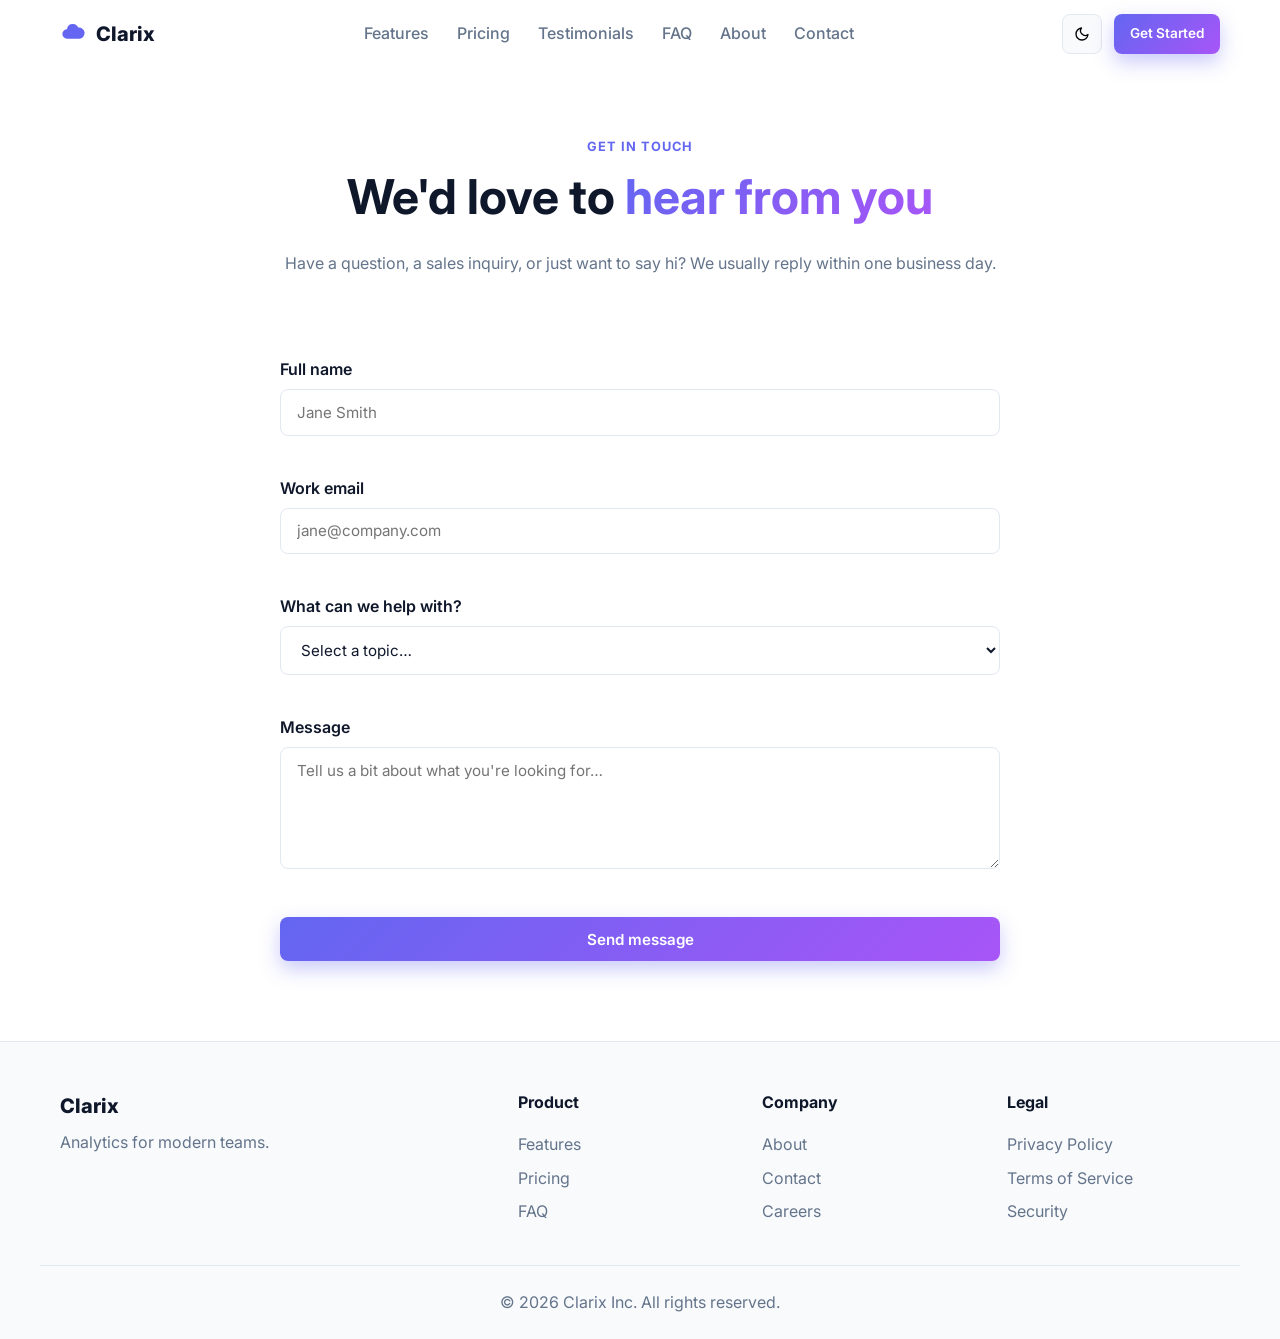
<file: contact.html>
<!DOCTYPE html>
<html lang="en" data-theme="light" data-theme-color="indigo">
<head>
  <meta charset="UTF-8" />
  <meta name="viewport" content="width=device-width, initial-scale=1.0" />
  <meta name="description" content="Contact Clarix  — reach our sales, support, or partnership teams. We usually reply within one business day." />
  <link rel="canonical" href="https://your-domain.com/contact.html" />
  <meta property="og:type"        content="website" />
  <meta property="og:title"       content="Contact — Clarix " />
  <meta property="og:description" content="Get in touch with our team. We're here to help." />
  <meta property="og:image"       content="https://your-domain.com/assets/images/og-image.png" />
  <title>Contact — Clarix </title>
  <link rel="icon" type="image/svg+xml" href="assets/images/favicon.svg" />
  <link href="https://fonts.googleapis.com/css2?family=Inter:wght@400;500;600;700;800&display=swap" rel="stylesheet" />
  <link rel="stylesheet" href="assets/css/variables.css" />
  <link rel="stylesheet" href="assets/css/themes.css" />
  <link rel="stylesheet" href="assets/css/style.css" />
  <link rel="stylesheet" href="assets/css/responsive.css" />
</head>
<body>
  <header class="header" id="header">
    <div class="container header__inner">
      <a href="index.html" class="logo" aria-label="Clarix  home">
        <svg width="28" height="28" viewBox="0 0 24 24" fill="none" aria-hidden="true">
          <path d="M6 16a4 4 0 010-8 5 5 0 019.6-1.5A4.5 4.5 0 0117 16H6z" fill="url(#gc)"/>
          <defs><linearGradient id="gc" x1="0" y1="0" x2="24" y2="24">
            <stop stop-color="#6366f1"/><stop offset="1" stop-color="#a855f7"/>
          </linearGradient></defs>
        </svg>
        <span>Clarix </span>
      </a>
      <nav class="nav" id="nav" aria-label="Primary">
        <ul class="nav__list">
          <li><a href="index.html#features"     class="nav__link">Features</a></li>
          <li><a href="index.html#pricing"      class="nav__link">Pricing</a></li>
          <li><a href="index.html#testimonials" class="nav__link">Testimonials</a></li>
          <li><a href="index.html#faq"          class="nav__link">FAQ</a></li>
          <li><a href="about.html"              class="nav__link">About</a></li>
          <li><a href="contact.html"            class="nav__link">Contact</a></li>
        </ul>
      </nav>
      <div class="header__actions">
        <button class="theme-toggle" id="themeToggle" aria-label="Toggle dark mode">
          <svg class="icon-moon" width="16" height="16" viewBox="0 0 24 24" fill="none" stroke="currentColor" stroke-width="2" stroke-linecap="round" stroke-linejoin="round"><path d="M21 12.79A9 9 0 1111.21 3 7 7 0 0021 12.79z"/></svg>
          <svg class="icon-sun"  width="16" height="16" viewBox="0 0 24 24" fill="none" stroke="currentColor" stroke-width="2" stroke-linecap="round" stroke-linejoin="round" style="display:none"><circle cx="12" cy="12" r="5"/><line x1="12" y1="1" x2="12" y2="3"/><line x1="12" y1="21" x2="12" y2="23"/><line x1="4.22" y1="4.22" x2="5.64" y2="5.64"/><line x1="18.36" y1="18.36" x2="19.78" y2="19.78"/><line x1="1" y1="12" x2="3" y2="12"/><line x1="21" y1="12" x2="23" y2="12"/><line x1="4.22" y1="19.78" x2="5.64" y2="18.36"/><line x1="18.36" y1="5.64" x2="19.78" y2="4.22"/></svg>
        </button>
        <a href="index.html#pricing" class="btn btn--primary btn--sm">Get Started</a>
        <button class="menu-toggle" id="menuToggle" aria-label="Open menu" aria-expanded="false">
          <span></span><span></span><span></span>
        </button>
      </div>
    </div>
  </header>

  <section class="section page-hero">
    <div class="container container--narrow reveal">
      <span class="eyebrow">Get in touch</span>
      <h1>We'd love to <span class="gradient-text">hear from you</span></h1>
      <p>Have a question, a sales inquiry, or just want to say hi? We usually reply within one business day.</p>
    </div>
  </section>

  <section class="section" style="padding-top:0">
    <div class="container container--narrow">
      <form class="contact-form reveal" id="contactForm" novalidate>
        <div class="form-group">
          <label for="name">Full name</label>
          <input type="text" id="name" name="name" placeholder="Jane Smith" />
          <small class="error-msg"></small>
        </div>
        <div class="form-group">
          <label for="email">Work email</label>
          <input type="email" id="email" name="email" placeholder="jane@company.com" />
          <small class="error-msg"></small>
        </div>
        <div class="form-group">
          <label for="subject">What can we help with?</label>
          <select id="subject" name="subject">
            <option value="">Select a topic…</option>
            <option>Sales &amp; pricing</option>
            <option>Technical support</option>
            <option>Partnership</option>
            <option>Other</option>
          </select>
          <small class="error-msg"></small>
        </div>
        <div class="form-group">
          <label for="message">Message</label>
          <textarea id="message" name="message" rows="5" placeholder="Tell us a bit about what you're looking for…"></textarea>
          <small class="error-msg"></small>
        </div>
        <button type="submit" class="btn btn--primary btn--block" id="submitBtn">
          <span class="btn__text">Send message</span>
          <span class="spinner" hidden></span>
        </button>
      </form>
    </div>
  </section>

  <footer class="footer">
    <div class="container footer__grid">
      <div class="footer__brand">
        <a href="index.html" class="logo logo--light"><span>Clarix </span></a>
        <p>Analytics for modern teams.</p>
      </div>
      <div><h4>Product</h4><ul><li><a href="index.html#features">Features</a></li><li><a href="index.html#pricing">Pricing</a></li><li><a href="index.html#faq">FAQ</a></li></ul></div>
      <div><h4>Company</h4><ul><li><a href="about.html">About</a></li><li><a href="contact.html">Contact</a></li><li><a href="contact.html">Careers</a></li></ul></div>
      <div><h4>Legal</h4><ul><li><a href="privacy.html">Privacy Policy</a></li><li><a href="terms.html">Terms of Service</a></li><li><a href="contact.html">Security</a></li></ul></div>
    </div>
    <div class="container footer__bottom"><p>© 2026 Clarix  Inc. All rights reserved.</p></div>
  </footer>

  <button class="back-to-top" id="backToTop" aria-label="Back to top">↑</button>
  <div class="toast-container" id="toastContainer" aria-live="polite"></div>

  <script src="assets/js/animation.js"></script>
  <script src="assets/js/form.js"></script>
  <script src="assets/js/main.js"></script>
</body>
</html>
</file>
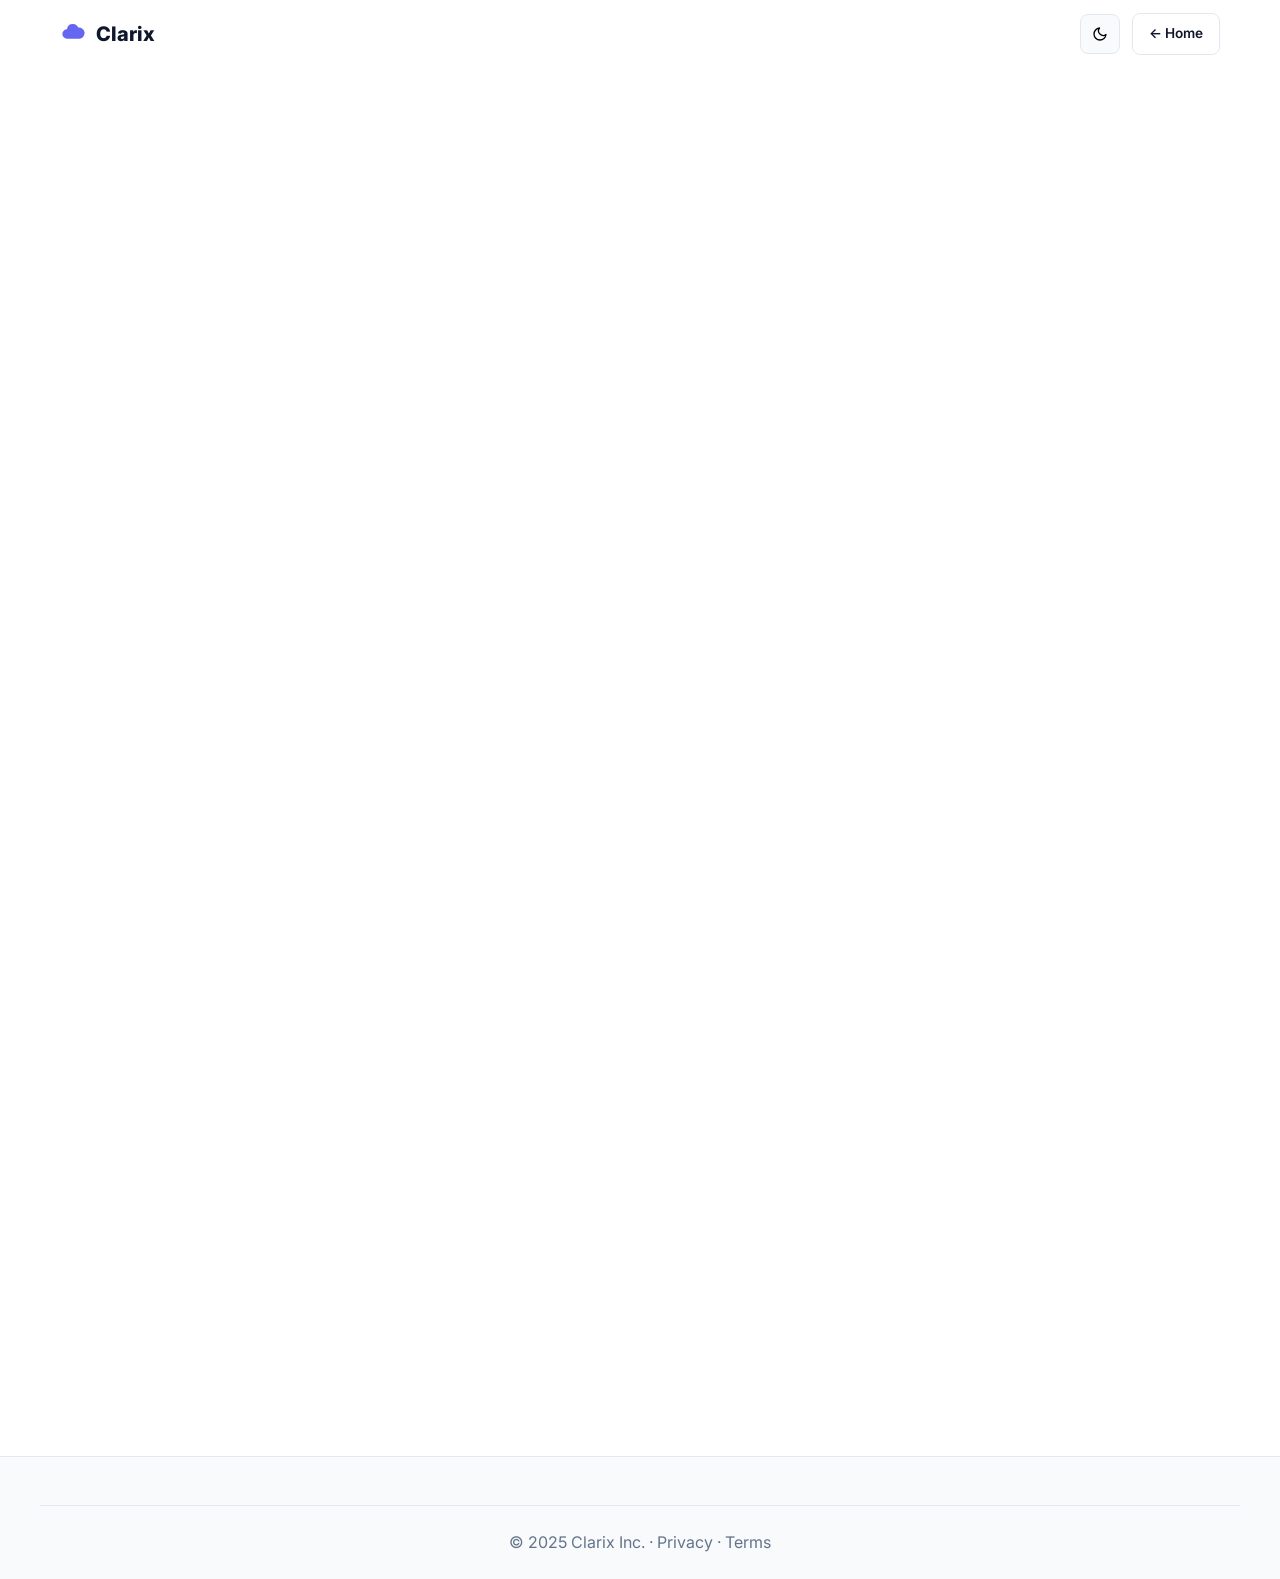
<file: privacy.html>
<!DOCTYPE html>
<html lang="en" data-theme="light" data-theme-color="indigo">
<head>
  <meta charset="UTF-8" />
  <meta name="viewport" content="width=device-width, initial-scale=1.0" />
  <meta name="description" content="Clarix  Privacy Policy — how we collect, use, and protect your data." />
  <title>Privacy Policy — Clarix </title>
  <link rel="icon" type="image/svg+xml" href="assets/images/favicon.svg" />
  <link href="https://fonts.googleapis.com/css2?family=Inter:wght@400;500;600;700;800&display=swap" rel="stylesheet" />
  <link rel="stylesheet" href="assets/css/variables.css" />
  <link rel="stylesheet" href="assets/css/themes.css" />
  <link rel="stylesheet" href="assets/css/style.css" />
  <link rel="stylesheet" href="assets/css/responsive.css" />
</head>
<body>
  <header class="header" id="header">
    <div class="container header__inner">
      <a href="index.html" class="logo" aria-label="Clarix  home">
        <svg width="28" height="28" viewBox="0 0 24 24" fill="none" aria-hidden="true">
          <path d="M6 16a4 4 0 010-8 5 5 0 019.6-1.5A4.5 4.5 0 0117 16H6z" fill="url(#gp)"/>
          <defs><linearGradient id="gp" x1="0" y1="0" x2="24" y2="24">
            <stop stop-color="#6366f1"/><stop offset="1" stop-color="#a855f7"/>
          </linearGradient></defs>
        </svg>
        <span>Clarix </span>
      </a>
      <div class="header__actions">
        <button class="theme-toggle" id="themeToggle" aria-label="Toggle dark mode">
          <svg class="icon-moon" width="16" height="16" viewBox="0 0 24 24" fill="none" stroke="currentColor" stroke-width="2" stroke-linecap="round" stroke-linejoin="round"><path d="M21 12.79A9 9 0 1111.21 3 7 7 0 0021 12.79z"/></svg>
          <svg class="icon-sun"  width="16" height="16" viewBox="0 0 24 24" fill="none" stroke="currentColor" stroke-width="2" stroke-linecap="round" stroke-linejoin="round" style="display:none"><circle cx="12" cy="12" r="5"/><line x1="12" y1="1" x2="12" y2="3"/><line x1="12" y1="21" x2="12" y2="23"/><line x1="4.22" y1="4.22" x2="5.64" y2="5.64"/><line x1="18.36" y1="18.36" x2="19.78" y2="19.78"/><line x1="1" y1="12" x2="3" y2="12"/><line x1="21" y1="12" x2="23" y2="12"/><line x1="4.22" y1="19.78" x2="5.64" y2="18.36"/><line x1="18.36" y1="5.64" x2="19.78" y2="4.22"/></svg>
        </button>
        <a href="index.html" class="btn btn--ghost btn--sm">← Home</a>
      </div>
    </div>
  </header>

  <section class="section page-hero">
    <div class="container container--narrow reveal">
      <span class="eyebrow">Legal</span>
      <h1>Privacy <span class="gradient-text">Policy</span></h1>
      <p>Last updated: January 1, 2025</p>
    </div>
  </section>

  <section class="section" style="padding-top:0">
    <div class="container container--narrow legal-content reveal">
      <!-- ⚠️ REPLACE this placeholder text with your actual privacy policy before publishing. -->
      <div class="legal-notice">
        <strong>⚠️ Template placeholder</strong> — Replace this with your actual privacy policy before publishing. Consider using a service like <a href="https://www.iubenda.com" target="_blank" rel="noopener">iubenda</a> or consulting a lawyer.
      </div>

      <h2>1. Information we collect</h2>
      <p>We collect information you provide directly to us, such as when you create an account, use our services, or contact us for support. This may include your name, email address, payment information, and usage data.</p>

      <h2>2. How we use your information</h2>
      <p>We use the information we collect to provide, maintain, and improve our services, process transactions, send you technical notices, respond to your comments and questions, and monitor and analyse usage patterns.</p>

      <h2>3. Data storage and security</h2>
      <p>Your data is stored in SOC 2 Type II compliant data centres. We use industry-standard encryption in transit (TLS 1.2+) and at rest (AES-256). We regularly review and update our security practices.</p>

      <h2>4. Data sharing</h2>
      <p>We do not sell, rent, or trade your personal information to third parties. We may share aggregated, non-personally identifiable information publicly or with partners.</p>

      <h2>5. Your rights</h2>
      <p>You have the right to access, correct, or delete your personal data at any time. To exercise these rights, contact us at <a href="mailto:privacy@Clarix .example.com">privacy@Clarix .example.com</a>.</p>

      <h2>6. Cookies</h2>
      <p>We use essential cookies to operate the service and optional analytics cookies to understand how you use it. You can control cookies in your browser settings.</p>

      <h2>7. Contact us</h2>
      <p>If you have questions about this policy, please <a href="contact.html">contact us</a>.</p>
    </div>
  </section>

  <footer class="footer">
    <div class="container footer__bottom"><p>© 2025 Clarix  Inc. · <a href="privacy.html">Privacy</a> · <a href="terms.html">Terms</a></p></div>
  </footer>

  <script src="assets/js/main.js"></script>
</body>
</html>
</file>
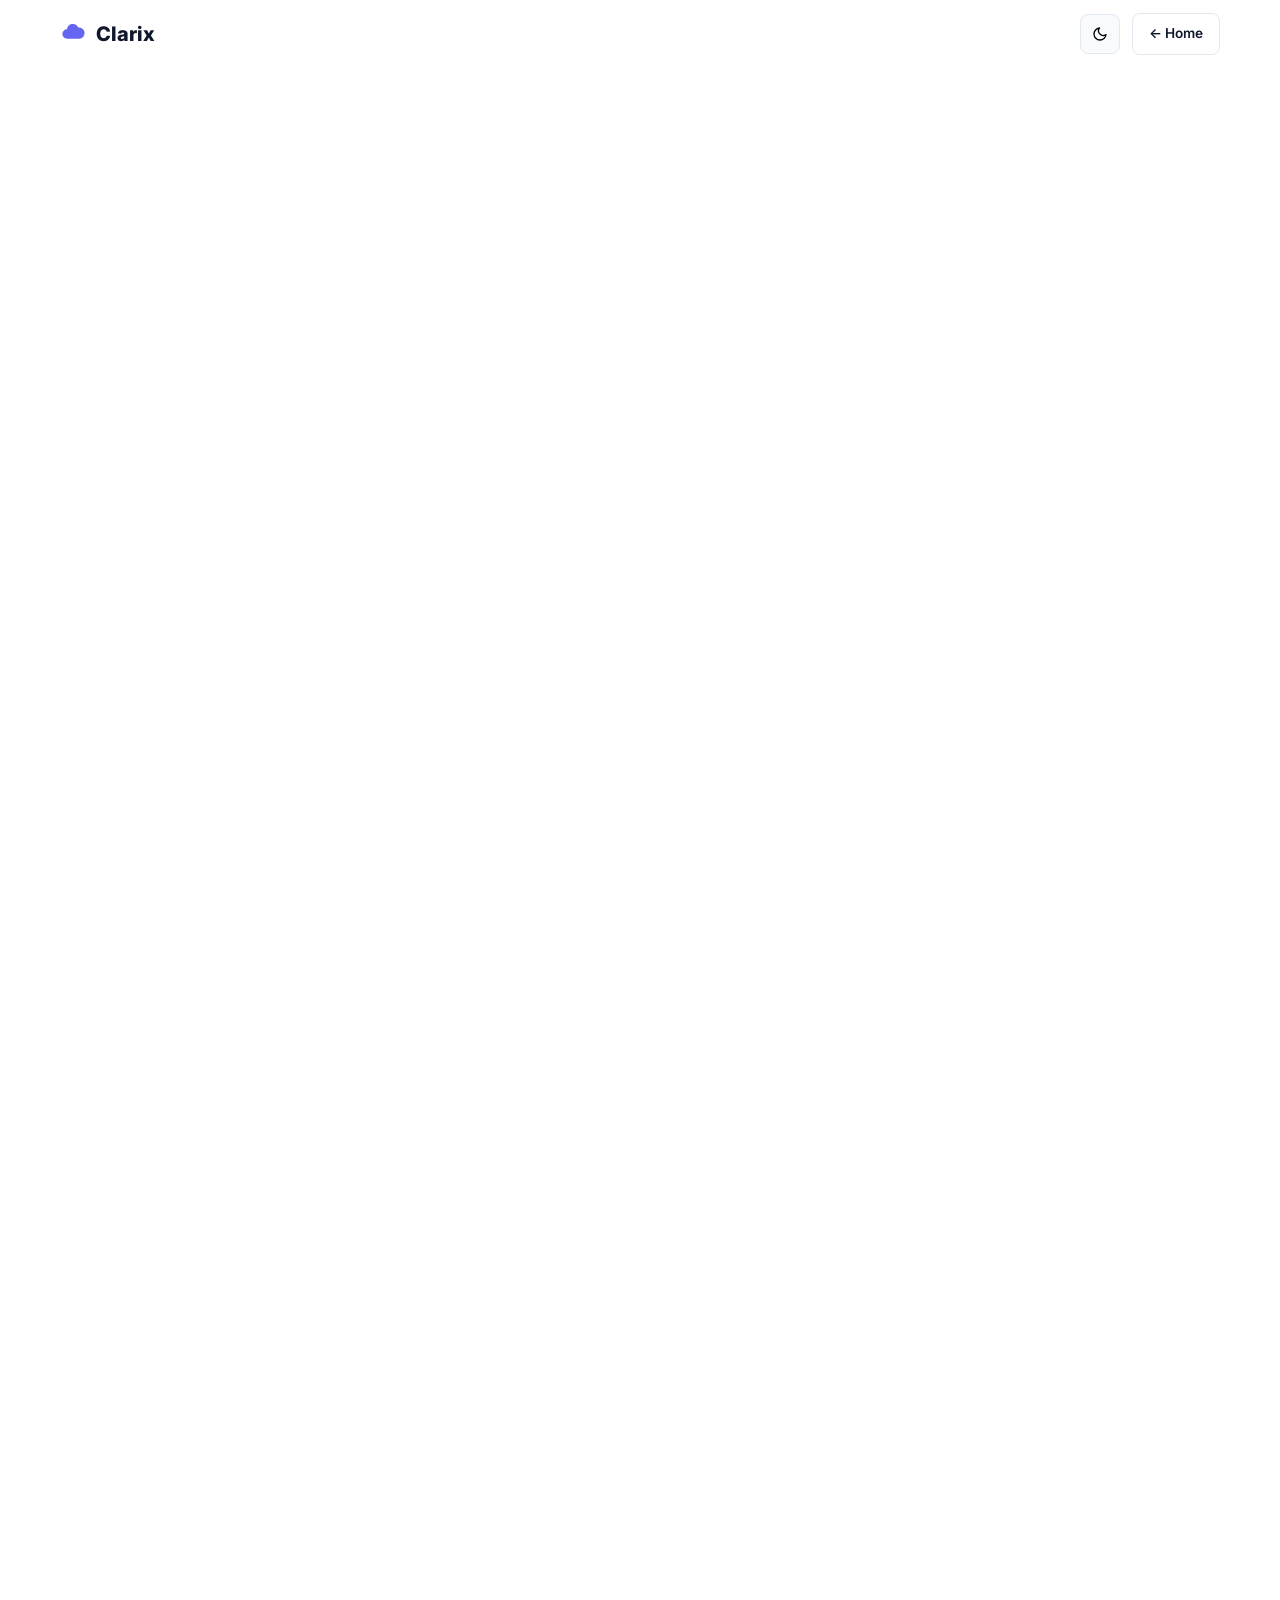
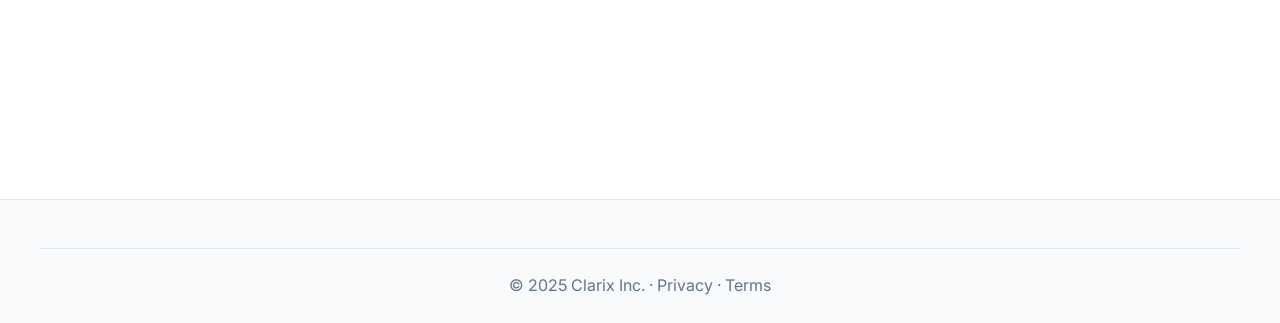
<file: terms.html>
<!DOCTYPE html>
<html lang="en" data-theme="light" data-theme-color="indigo">
<head>
  <meta charset="UTF-8" />
  <meta name="viewport" content="width=device-width, initial-scale=1.0" />
  <meta name="description" content="Clarix  Terms of Service — the rules and agreements governing your use of our platform." />
  <title>Terms of Service — Clarix </title>
  <link rel="icon" type="image/svg+xml" href="assets/images/favicon.svg" />
  <link href="https://fonts.googleapis.com/css2?family=Inter:wght@400;500;600;700;800&display=swap" rel="stylesheet" />
  <link rel="stylesheet" href="assets/css/variables.css" />
  <link rel="stylesheet" href="assets/css/themes.css" />
  <link rel="stylesheet" href="assets/css/style.css" />
  <link rel="stylesheet" href="assets/css/responsive.css" />
</head>
<body>
  <header class="header" id="header">
    <div class="container header__inner">
      <a href="index.html" class="logo" aria-label="Clarix  home">
        <svg width="28" height="28" viewBox="0 0 24 24" fill="none" aria-hidden="true">
          <path d="M6 16a4 4 0 010-8 5 5 0 019.6-1.5A4.5 4.5 0 0117 16H6z" fill="url(#gt)"/>
          <defs><linearGradient id="gt" x1="0" y1="0" x2="24" y2="24">
            <stop stop-color="#6366f1"/><stop offset="1" stop-color="#a855f7"/>
          </linearGradient></defs>
        </svg>
        <span>Clarix </span>
      </a>
      <div class="header__actions">
        <button class="theme-toggle" id="themeToggle" aria-label="Toggle dark mode">
          <svg class="icon-moon" width="16" height="16" viewBox="0 0 24 24" fill="none" stroke="currentColor" stroke-width="2" stroke-linecap="round" stroke-linejoin="round"><path d="M21 12.79A9 9 0 1111.21 3 7 7 0 0021 12.79z"/></svg>
          <svg class="icon-sun"  width="16" height="16" viewBox="0 0 24 24" fill="none" stroke="currentColor" stroke-width="2" stroke-linecap="round" stroke-linejoin="round" style="display:none"><circle cx="12" cy="12" r="5"/><line x1="12" y1="1" x2="12" y2="3"/><line x1="12" y1="21" x2="12" y2="23"/><line x1="4.22" y1="4.22" x2="5.64" y2="5.64"/><line x1="18.36" y1="18.36" x2="19.78" y2="19.78"/><line x1="1" y1="12" x2="3" y2="12"/><line x1="21" y1="12" x2="23" y2="12"/><line x1="4.22" y1="19.78" x2="5.64" y2="18.36"/><line x1="18.36" y1="5.64" x2="19.78" y2="4.22"/></svg>
        </button>
        <a href="index.html" class="btn btn--ghost btn--sm">← Home</a>
      </div>
    </div>
  </header>

  <section class="section page-hero">
    <div class="container container--narrow reveal">
      <span class="eyebrow">Legal</span>
      <h1>Terms of <span class="gradient-text">Service</span></h1>
      <p>Last updated: January 1, 2025</p>
    </div>
  </section>

  <section class="section" style="padding-top:0">
    <div class="container container--narrow legal-content reveal">
      <div class="legal-notice">
        <strong>⚠️ Template placeholder</strong> — Replace this with your actual terms of service before publishing. Consider using a service like <a href="https://www.termsfeed.com" target="_blank" rel="noopener">TermsFeed</a> or consulting a lawyer.
      </div>

      <h2>1. Acceptance of terms</h2>
      <p>By accessing or using Clarix , you agree to be bound by these Terms of Service. If you do not agree to these terms, please do not use our services.</p>

      <h2>2. Use of the service</h2>
      <p>You may use Clarix  only for lawful purposes and in accordance with these terms. You agree not to use the service in any way that violates any applicable local, national, or international law or regulation.</p>

      <h2>3. Accounts</h2>
      <p>You are responsible for maintaining the confidentiality of your account credentials and for all activity that occurs under your account. Notify us immediately at <a href="mailto:security@Clarix .example.com">security@Clarix .example.com</a> if you suspect any unauthorized access.</p>

      <h2>4. Intellectual property</h2>
      <p>The Clarix  platform, including its original content, features, and functionality, is owned by Clarix  Inc. and is protected by applicable intellectual property laws. You retain ownership of all data you upload to the platform.</p>

      <h2>5. Subscription and payments</h2>
      <p>Paid plans are billed in advance on a monthly or annual basis. You may cancel at any time; cancellations take effect at the end of the current billing period. We do not provide refunds for partial periods except where required by law.</p>

      <h2>6. Limitation of liability</h2>
      <p>To the fullest extent permitted by law, Clarix  shall not be liable for any indirect, incidental, special, consequential, or punitive damages arising from your use of, or inability to use, the service.</p>

      <h2>7. Termination</h2>
      <p>We reserve the right to terminate or suspend access to our service immediately, without prior notice, for conduct that we believe violates these terms or is harmful to other users, Clarix , or third parties.</p>

      <h2>8. Changes to terms</h2>
      <p>We may update these terms from time to time. We'll notify you of significant changes via email or a notice on our platform at least 30 days before they take effect.</p>

      <h2>9. Contact</h2>
      <p>Questions about these terms? <a href="contact.html">Contact us</a>.</p>
    </div>
  </section>

  <footer class="footer">
    <div class="container footer__bottom"><p>© 2025 Clarix  Inc. · <a href="privacy.html">Privacy</a> · <a href="terms.html">Terms</a></p></div>
  </footer>

  <script src="assets/js/main.js"></script>
</body>
</html>
</file>
<file: assets/css/variables.css>
/* ===== Design Tokens & Theming ===== */
:root {
  /* Colors */
  --primary: #6366f1;
  --primary-dark: #4f46e5;
  --accent: #a855f7;
  --gradient: linear-gradient(135deg, #6366f1, #a855f7);

  /* Light theme */
  --bg: #ffffff;
  --bg-alt: #f8fafc;
  --surface: #ffffff;
  --text: #0f172a;
  --text-muted: #64748b;
  --border: #e2e8f0;
  --shadow: 0 10px 30px rgba(2, 6, 23, 0.08);

  /* Typography */
  --font: 'Inter', system-ui, -apple-system, sans-serif;

  /* Layout */
  --container: 1200px;
  --radius: 14px;
  --radius-sm: 8px;
  --transition: 0.25s ease;
}

/* Dark theme */
[data-theme="dark"] {
  --bg: #0b1120;
  --bg-alt: #0f172a;
  --surface: #1e293b;
  --text: #f1f5f9;
  --text-muted: #94a3b8;
  --border: #334155;
  --shadow: 0 10px 30px rgba(0, 0, 0, 0.4);
}
</file>
<file: assets/css/themes.css>
/* ============================================================
   Clarix  — Color Theme Presets
   Activate by setting data-theme-color on <html>.
   e.g. <html data-theme-color="ocean">
   Works in BOTH light & dark mode.
   ============================================================ */

/* Default: Indigo/Purple */
[data-theme-color="indigo"],
:root {
  --primary: #6366f1;
  --primary-dark: #4f46e5;
  --accent: #a855f7;
  --gradient: linear-gradient(135deg, #6366f1, #a855f7);
}

/* Ocean: Blue/Cyan */
[data-theme-color="ocean"] {
  --primary: #0ea5e9;
  --primary-dark: #0284c7;
  --accent: #06b6d4;
  --gradient: linear-gradient(135deg, #0ea5e9, #06b6d4);
}

/* Emerald: Green */
[data-theme-color="emerald"] {
  --primary: #10b981;
  --primary-dark: #059669;
  --accent: #14b8a6;
  --gradient: linear-gradient(135deg, #10b981, #14b8a6);
}

/* Sunset: Orange/Pink */
[data-theme-color="sunset"] {
  --primary: #f97316;
  --primary-dark: #ea580c;
  --accent: #ec4899;
  --gradient: linear-gradient(135deg, #f97316, #ec4899);
}

/* Rose: Red/Pink */
[data-theme-color="rose"] {
  --primary: #f43f5e;
  --primary-dark: #e11d48;
  --accent: #fb7185;
  --gradient: linear-gradient(135deg, #f43f5e, #fb7185);
}
</file>
<file: assets/css/style.css>
/* ===== Reset ===== */
*, *::before, *::after { box-sizing: border-box; margin: 0; padding: 0; }
html { scroll-behavior: smooth; }
body {
  font-family: var(--font);
  background: var(--bg);
  color: var(--text);
  line-height: 1.6;
  transition: background var(--transition), color var(--transition);
}
img { max-width: 100%; display: block; }
a { color: inherit; text-decoration: none; }
ul { list-style: none; }

/* ===== Layout ===== */
.container { width: 100%; max-width: var(--container); margin: 0 auto; padding: 0 1.25rem; }
.container--narrow { max-width: 760px; }
.section { padding: 5rem 0; }
.section__head { text-align: center; max-width: 640px; margin: 0 auto 3rem; }
.section__head h2 { font-size: clamp(1.8rem, 4vw, 2.6rem); margin: .5rem 0; }
.section__head p { color: var(--text-muted); }
.eyebrow { color: var(--primary); font-weight: 700; text-transform: uppercase; letter-spacing: .08em; font-size: .8rem; }
.gradient-text { background: var(--gradient); -webkit-background-clip: text; background-clip: text; color: transparent; }

/* ===== Buttons ===== */
.btn {
  display: inline-flex; align-items: center; justify-content: center; gap: .5rem;
  padding: .8rem 1.5rem; border: none; border-radius: var(--radius-sm);
  font-family: inherit; font-weight: 600; font-size: .95rem; cursor: pointer;
  transition: transform var(--transition), box-shadow var(--transition), opacity var(--transition);
}
.btn:hover { transform: translateY(-2px); }
.btn--primary { background: var(--gradient); color: #fff; box-shadow: 0 8px 20px rgba(99,102,241,.35); }
.btn--ghost { background: transparent; color: var(--text); border: 1px solid var(--border); }
.btn--sm { padding: .55rem 1rem; font-size: .85rem; }
.btn--block { width: 100%; }

/* ===== Header ===== */
.header {
  position: sticky; top: 0; z-index: 100;
  background: color-mix(in srgb, var(--bg) 85%, transparent);
  backdrop-filter: blur(12px);
  border-bottom: 1px solid transparent;
  transition: box-shadow var(--transition), border-color var(--transition);
}
.header.scrolled { box-shadow: var(--shadow); border-color: var(--border); }
.header__inner { display: flex; align-items: center; justify-content: space-between; height: 68px; }
.logo { display: flex; align-items: center; gap: .5rem; font-weight: 800; font-size: 1.25rem; }
.nav__list { display: flex; gap: 1.75rem; }
.nav__link { color: var(--text-muted); font-weight: 500; transition: color var(--transition); }
.nav__link:hover { color: var(--primary); }
.header__actions { display: flex; align-items: center; gap: .75rem; }
.theme-toggle, .search-toggle {
  background: var(--bg-alt); border: 1px solid var(--border); border-radius: var(--radius-sm);
  width: 40px; height: 40px; cursor: pointer; font-size: 1.1rem; transition: transform var(--transition);
}
.theme-toggle:hover, .search-toggle:hover { transform: scale(1.08); }

/* Hamburger */
.menu-toggle { display: none; flex-direction: column; gap: 5px; background: none; border: none; cursor: pointer; padding: 8px; }
.menu-toggle span { width: 24px; height: 2px; background: var(--text); transition: var(--transition); }
.menu-toggle.active span:nth-child(1) { transform: translateY(7px) rotate(45deg); }
.menu-toggle.active span:nth-child(2) { opacity: 0; }
.menu-toggle.active span:nth-child(3) { transform: translateY(-7px) rotate(-45deg); }

/* Search bar */
.search-bar { max-height: 0; overflow: hidden; transition: max-height .3s ease; border-bottom: 1px solid transparent; }
.search-bar.open { max-height: 320px; border-color: var(--border); padding: .5rem 0; }
.search-bar input { width: 100%; padding: .8rem 1rem; border: 1px solid var(--border); border-radius: var(--radius-sm); background: var(--surface); color: var(--text); font-family: inherit; }
.search-results { margin-top: .5rem; }
.search-results li { padding: .6rem 1rem; border-radius: var(--radius-sm); cursor: pointer; }
.search-results li:hover { background: var(--bg-alt); }

/* ===== Hero ===== */
.hero { padding: 5rem 0 6rem; background: radial-gradient(1000px 400px at 70% -10%, rgba(168,85,247,.12), transparent); }
.hero__inner { display: grid; grid-template-columns: 1.1fr 1fr; gap: 3rem; align-items: center; }
.badge { display: inline-block; padding: .4rem .9rem; border-radius: 999px; background: var(--bg-alt); border: 1px solid var(--border); font-size: .82rem; font-weight: 600; margin-bottom: 1.25rem; }
.hero__title { font-size: clamp(2.2rem, 5vw, 3.6rem); line-height: 1.1; font-weight: 800; }
.hero__subtitle { color: var(--text-muted); font-size: 1.1rem; margin: 1.25rem 0 2rem; max-width: 520px; }
.hero__cta { display: flex; gap: 1rem; flex-wrap: wrap; }
.hero__stats { display: flex; gap: 2.5rem; margin-top: 3rem; }
.hero__stats strong { display: block; font-size: 1.6rem; }
.hero__stats span { color: var(--text-muted); font-size: .85rem; }

/* Mock dashboard */
.mock-dashboard {
  position: relative; background: var(--surface); border: 1px solid var(--border);
  border-radius: var(--radius); box-shadow: var(--shadow); height: 340px; padding: 2rem;
  display: flex; align-items: flex-end; gap: 1rem;
}
.mock-bar { flex: 1; height: var(--h); background: var(--gradient); border-radius: 6px 6px 0 0; opacity: .85; animation: grow 1.2s ease both; }
@keyframes grow { from { height: 0; } to { height: var(--h); } }
.mock-line { position: absolute; top: 40%; left: 2rem; right: 2rem; height: 2px; background: var(--accent); opacity: .4; }

/* ===== Features ===== */
.features__grid { display: grid; grid-template-columns: repeat(3, 1fr); gap: 1.5rem; }
.feature-card { background: var(--surface); border: 1px solid var(--border); border-radius: var(--radius); padding: 2rem; transition: transform var(--transition), box-shadow var(--transition); }
.feature-card:hover { transform: translateY(-6px); box-shadow: var(--shadow); }
.feature-card__icon { font-size: 2rem; margin-bottom: 1rem; }
.feature-card h3 { margin-bottom: .5rem; }
.feature-card p { color: var(--text-muted); font-size: .95rem; }

/* ===== Tabs ===== */
.tabs-section { background: var(--bg-alt); }
.tabs__nav { display: flex; gap: .5rem; justify-content: center; margin-bottom: 2rem; flex-wrap: wrap; }
.tab-btn { padding: .7rem 1.4rem; border: 1px solid var(--border); background: var(--surface); border-radius: 999px; cursor: pointer; font-family: inherit; font-weight: 600; color: var(--text-muted); transition: var(--transition); }
.tab-btn.active { background: var(--gradient); color: #fff; border-color: transparent; }
.tab-panel { display: none; text-align: center; max-width: 600px; margin: 0 auto; animation: fadeIn .4s ease; }
.tab-panel.active { display: block; }
.tab-panel h3 { font-size: 1.5rem; margin-bottom: .5rem; }
.tab-panel p { color: var(--text-muted); }
@keyframes fadeIn { from { opacity: 0; transform: translateY(10px); } to { opacity: 1; transform: none; } }

/* ===== Pricing ===== */
.pricing__grid { display: grid; grid-template-columns: repeat(3, 1fr); gap: 1.5rem; align-items: start; }
.price-card { position: relative; background: var(--surface); border: 1px solid var(--border); border-radius: var(--radius); padding: 2rem; transition: var(--transition); }
.price-card--featured { border-color: var(--primary); box-shadow: var(--shadow); transform: scale(1.03); }
.price-card__badge { position: absolute; top: -12px; left: 50%; transform: translateX(-50%); background: var(--gradient); color: #fff; padding: .3rem .9rem; border-radius: 999px; font-size: .75rem; font-weight: 700; }
.price-card__price { font-size: 2.5rem; font-weight: 800; margin: .5rem 0; }
.price-card__price span { font-size: 1rem; color: var(--text-muted); font-weight: 500; }
.price-card__desc { color: var(--text-muted); margin-bottom: 1.5rem; }
.price-card ul { margin-bottom: 1.5rem; }
.price-card li { padding: .4rem 0; }
.price-card li.muted { color: var(--text-muted); }

/* ===== Testimonials Carousel ===== */
.carousel { position: relative; max-width: 720px; margin: 0 auto; overflow: hidden; }
.carousel__track { display: flex; transition: transform .5s ease; }
.testimonial { min-width: 100%; text-align: center; padding: 2rem; }
.testimonial p { font-size: 1.3rem; font-weight: 500; margin-bottom: 1rem; }
.testimonial footer { color: var(--text-muted); }
.carousel__btn { position: absolute; top: 40%; background: var(--surface); border: 1px solid var(--border); width: 44px; height: 44px; border-radius: 50%; cursor: pointer; font-size: 1.5rem; }
.carousel__btn--prev { left: 0; }
.carousel__btn--next { right: 0; }
.carousel__dots { display: flex; gap: .5rem; justify-content: center; margin-top: 1.5rem; }
.carousel__dots button { width: 10px; height: 10px; border-radius: 50%; border: none; background: var(--border); cursor: pointer; }
.carousel__dots button.active { background: var(--primary); }

/* ===== Accordion ===== */
.accordion__item { border: 1px solid var(--border); border-radius: var(--radius-sm); margin-bottom: .75rem; overflow: hidden; background: var(--surface); }
.accordion__header { width: 100%; text-align: left; padding: 1.1rem 1.25rem; background: none; border: none; font-family: inherit; font-size: 1rem; font-weight: 600; color: var(--text); cursor: pointer; display: flex; justify-content: space-between; align-items: center; }
.accordion__icon { font-size: 1.4rem; transition: transform var(--transition); }
.accordion__item.open .accordion__icon { transform: rotate(45deg); }
.accordion__body { max-height: 0; overflow: hidden; transition: max-height .3s ease; }
.accordion__body p { padding: 0 1.25rem 1.1rem; color: var(--text-muted); }

/* ===== Newsletter ===== */
.newsletter { background: var(--gradient); color: #fff; }
.newsletter__inner { display: flex; align-items: center; justify-content: space-between; gap: 2rem; flex-wrap: wrap; }
.newsletter h2 { font-size: 1.8rem; }
.newsletter__form { display: flex; gap: .75rem; }
.newsletter__form input { padding: .8rem 1rem; border: none; border-radius: var(--radius-sm); min-width: 260px; font-family: inherit; }
.newsletter .btn--primary { background: #fff; color: var(--primary); box-shadow: none; }

/* ===== Forms ===== */
.form-group { margin-bottom: 1.25rem; }
.form-group label { display: block; margin-bottom: .4rem; font-weight: 600; }
.form-group input, .form-group select, .form-group textarea {
  width: 100%; padding: .8rem 1rem; border: 1px solid var(--border); border-radius: var(--radius-sm);
  background: var(--surface); color: var(--text); font-family: inherit; font-size: .95rem;
}
.form-group input:focus, .form-group textarea:focus, .form-group select:focus { outline: 2px solid var(--primary); border-color: transparent; }
.form-group.invalid input, .form-group.invalid textarea, .form-group.invalid select { border-color: #ef4444; }
.error-msg { color: #ef4444; font-size: .82rem; min-height: 1rem; display: block; margin-top: .25rem; }

/* Spinner */
.spinner { width: 18px; height: 18px; border: 2px solid rgba(255,255,255,.4); border-top-color: #fff; border-radius: 50%; animation: spin .7s linear infinite; }
@keyframes spin { to { transform: rotate(360deg); } }

/* ===== Footer ===== */
.footer { background: var(--bg-alt); border-top: 1px solid var(--border); padding: 3rem 0 1.5rem; }
.footer__grid { display: grid; grid-template-columns: 2fr 1fr 1fr 1fr; gap: 2rem; margin-bottom: 2rem; }
.footer__brand p { color: var(--text-muted); margin-top: .5rem; }
.footer h4 { margin-bottom: 1rem; }
.footer ul li { margin-bottom: .5rem; }
.footer ul a { color: var(--text-muted); transition: color var(--transition); }
.footer ul a:hover { color: var(--primary); }
.footer__bottom { text-align: center; color: var(--text-muted); padding-top: 1.5rem; border-top: 1px solid var(--border); }

/* ===== Back to top ===== */
.back-to-top { position: fixed; bottom: 1.5rem; right: 1.5rem; width: 48px; height: 48px; border-radius: 50%; border: none; background: var(--gradient); color: #fff; font-size: 1.3rem; cursor: pointer; opacity: 0; visibility: hidden; transition: var(--transition); z-index: 90; box-shadow: var(--shadow); }
.back-to-top.show { opacity: 1; visibility: visible; }
.back-to-top:hover { transform: translateY(-4px); }

/* ===== Toast ===== */
.toast-container { position: fixed; top: 1.5rem; right: 1.5rem; display: flex; flex-direction: column; gap: .75rem; z-index: 200; }
.toast { background: var(--surface); border: 1px solid var(--border); border-left: 4px solid var(--primary); padding: 1rem 1.25rem; border-radius: var(--radius-sm); box-shadow: var(--shadow); min-width: 260px; animation: slideIn .3s ease; }
.toast--success { border-left-color: #22c55e; }
.toast--error { border-left-color: #ef4444; }
@keyframes slideIn { from { transform: translateX(120%); } to { transform: none; } }

/* ===== Reveal animation ===== */
.reveal { opacity: 0; transform: translateY(30px); transition: opacity .6s ease, transform .6s ease; }
.reveal.visible { opacity: 1; transform: none; }

/* ===== Page hero (about/contact) ===== */
.page-hero { text-align: center; padding-top: 4rem; }
.page-hero h1 { font-size: clamp(2rem, 5vw, 3rem); }
.page-hero p { color: var(--text-muted); margin-top: 1rem; }
.about__grid { display: grid; grid-template-columns: repeat(3,1fr); gap: 1.5rem; text-align: center; }
.about__grid h3 { font-size: 2.5rem; color: var(--primary); }

/* Skeleton loading */
.skeleton { background: linear-gradient(90deg, var(--border) 25%, var(--bg-alt) 50%, var(--border) 75%); background-size: 200% 100%; animation: shimmer 1.3s infinite; border-radius: var(--radius); }
@keyframes shimmer { to { background-position: -200% 0; } }

/* Add to style.css */
.color-switcher { display: flex; gap: .35rem; align-items: center; }
.color-switcher button { width: 20px; height: 20px; border-radius: 50%; border: 2px solid var(--border); cursor: pointer; padding: 0; transition: transform .2s; }
.color-switcher button:hover { transform: scale(1.2); }


/* ===== SVG Feature Icons ===== */
.feature-card__icon {
  width: 48px; height: 48px;
  background: var(--gradient);
  border-radius: var(--radius-sm);
  display: flex; align-items: center; justify-content: center;
  margin-bottom: 1.25rem;
}
.feature-card__icon svg {
  width: 24px; height: 24px;
  stroke: #fff;
}

/* ===== Rich Hero Dashboard ===== */
.mock-dashboard {
  position: relative; background: var(--surface); border: 1px solid var(--border);
  border-radius: var(--radius); box-shadow: var(--shadow);
  padding: 1.25rem; display: flex; flex-direction: column; gap: .85rem;
}
.mock-dash-header { display: flex; align-items: center; justify-content: space-between; }
.mock-dash-title  { display: flex; align-items: center; gap: .5rem; }
.mock-dot { width: 8px; height: 8px; border-radius: 50%; }
.mock-line-text { height: 10px; background: var(--border); border-radius: 4px; }
.mock-kpi-row { display: grid; grid-template-columns: repeat(3, 1fr); gap: .75rem; }
.mock-kpi { background: var(--bg-alt); border: 1px solid var(--border); border-radius: var(--radius-sm); padding: .75rem; }
.mock-kpi-label { height: 8px; width: 60%; background: var(--border); border-radius: 4px; margin-bottom: .5rem; }
.mock-kpi-value { font-size: 1.1rem; font-weight: 700; line-height: 1.2; }
.mock-kpi-delta { font-size: .72rem; margin-top: .2rem; font-weight: 600; }
.mock-kpi-delta.up   { color: #22c55e; }
.mock-kpi-delta.down { color: #ef4444; }
.mock-chart-area { position: relative; height: 100px; }
.mock-bars-wrap { display: flex; align-items: flex-end; gap: .35rem; height: 100%; padding-bottom: 2px; }
.mock-bar { flex: 1; height: var(--h); background: var(--gradient); border-radius: 4px 4px 0 0; opacity: .75; animation: grow 1.2s ease both; }
.mock-line-overlay { position: absolute; inset: 0; pointer-events: none; }
.mock-line-overlay svg { width: 100%; height: 100%; }
.mock-table { display: flex; flex-direction: column; gap: .4rem; }
.mock-row { display: flex; align-items: center; gap: .5rem; padding: .4rem .6rem; border-radius: 6px; background: var(--bg-alt); }
.mock-avatar { width: 22px; height: 22px; border-radius: 50%; flex-shrink: 0; }
.mock-badge { font-size: .65rem; font-weight: 700; padding: .15rem .45rem; border-radius: 999px; margin-left: .25rem; }
.up-badge      { background: rgba(34,197,94,.15); color: #16a34a; }
.neutral-badge { background: var(--border); color: var(--text-muted); }

/* ===== Logo Strip ===== */
.logo-strip { border-top: 1px solid var(--border); border-bottom: 1px solid var(--border); padding: 2rem 0; background: var(--bg-alt); }
.logo-strip__label { text-align: center; font-size: .8rem; font-weight: 600; color: var(--text-muted); text-transform: uppercase; letter-spacing: .08em; margin-bottom: 1.25rem; }
.logo-strip__logos { display: flex; align-items: center; justify-content: center; flex-wrap: wrap; gap: 2rem 3rem; }
.brand-logo { height: 24px; color: var(--text-muted); opacity: .55; transition: opacity var(--transition); }
.brand-logo:hover { opacity: .9; }

/* ===== Color Switcher ===== */
.color-switcher-wrap {
  position: fixed; bottom: 5rem; right: 1.5rem; z-index: 95;
}
.color-switcher-trigger {
  width: 44px; height: 44px; border-radius: 50%;
  background: var(--gradient); color: #fff; border: none;
  cursor: pointer; display: flex; align-items: center; justify-content: center;
  box-shadow: var(--shadow); transition: transform var(--transition);
}
.color-switcher-trigger:hover { transform: scale(1.08); }
.color-switcher-panel {
  position: absolute; bottom: 56px; right: 0;
  background: var(--surface); border: 1px solid var(--border);
  border-radius: var(--radius); padding: .9rem 1rem;
  box-shadow: var(--shadow); min-width: 160px;
  opacity: 0; visibility: hidden; transform: translateY(8px);
  transition: opacity .2s ease, transform .2s ease, visibility .2s;
}
.color-switcher-panel.open { opacity: 1; visibility: visible; transform: none; }
.color-switcher-label { font-size: .75rem; font-weight: 600; color: var(--text-muted); margin-bottom: .6rem; }
.color-swatches { display: flex; gap: .5rem; }
.swatch {
  width: 26px; height: 26px; border-radius: 50%; border: 2px solid transparent;
  cursor: pointer; transition: transform .2s, border-color .2s;
}
.swatch:hover { transform: scale(1.15); }
.swatch.active { border-color: var(--text); transform: scale(1.1); }

/* ===== Theme toggle SVG icons ===== */
.theme-toggle { display: flex; align-items: center; justify-content: center; }

/* ===== Team cards (about page) ===== */
.team-grid { display: grid; grid-template-columns: repeat(4, 1fr); gap: 1.5rem; }
.team-card { background: var(--surface); border: 1px solid var(--border); border-radius: var(--radius); overflow: hidden; transition: transform var(--transition), box-shadow var(--transition); }
.team-card:hover { transform: translateY(-4px); box-shadow: var(--shadow); }
.team-avatar { height: 100px; display: flex; align-items: center; justify-content: center; font-size: 1.6rem; font-weight: 800; color: #fff; letter-spacing: -.02em; }
.team-info { padding: 1.25rem; }
.team-info h4 { font-size: 1rem; margin-bottom: .2rem; }
.team-role { color: var(--primary); font-size: .82rem; font-weight: 600; margin-bottom: .6rem; }
.team-bio { color: var(--text-muted); font-size: .875rem; line-height: 1.5; }

/* ===== Legal pages ===== */
.legal-content h2 { font-size: 1.15rem; margin: 2rem 0 .6rem; }
.legal-content p  { color: var(--text-muted); line-height: 1.8; margin-bottom: 1rem; }
.legal-content a  { color: var(--primary); text-decoration: underline; }
.legal-notice {
  background: rgba(99,102,241,.08); border-left: 3px solid var(--primary);
  padding: .9rem 1.1rem; border-radius: 0 var(--radius-sm) var(--radius-sm) 0;
  font-size: .875rem; color: var(--text); margin-bottom: 2rem;
}
.legal-notice a { color: var(--primary); }

/* ===== 404 error page ===== */
.error-page { min-height: 70vh; display: flex; align-items: center; justify-content: center; text-align: center; padding: 4rem 1rem; }
.error-code  { font-size: clamp(5rem, 20vw, 9rem); font-weight: 800; line-height: 1; margin-bottom: 1rem; }
.error-page h1 { font-size: clamp(1.5rem, 4vw, 2.5rem); margin-bottom: .75rem; }
.error-page p  { color: var(--text-muted); font-size: 1.1rem; }
</file>
<file: assets/css/responsive.css>
/* ===== Tablet ===== */
@media (max-width: 992px) {
  .hero__inner { grid-template-columns: 1fr; }
  .hero__visual { order: -1; }
  .features__grid, .pricing__grid, .about__grid { grid-template-columns: repeat(2, 1fr); }
  .footer__grid { grid-template-columns: 1fr 1fr; }
}

/* ===== Mobile ===== */
@media (max-width: 768px) {
  .menu-toggle { display: flex; }
  .nav {
    position: fixed; top: 68px; right: 0; height: calc(100vh - 68px);
    width: 260px; background: var(--surface); border-left: 1px solid var(--border);
    transform: translateX(100%); transition: transform .3s ease; padding: 2rem 1.5rem;
  }
  .nav.open { transform: translateX(0); }
  .nav__list { flex-direction: column; gap: 1.25rem; }
  .header__actions .btn { display: none; }

  .features__grid, .pricing__grid, .about__grid, .footer__grid { grid-template-columns: 1fr; }
  .price-card--featured { transform: none; }
  .hero__stats { gap: 1.5rem; flex-wrap: wrap; }
  .newsletter__inner { flex-direction: column; text-align: center; }
  .newsletter__form { width: 100%; flex-direction: column; }
  .newsletter__form input { min-width: 0; width: 100%; }
  .section { padding: 3.5rem 0; }
}

@media (max-width: 420px) {
  .carousel__btn { display: none; }
  .testimonial p { font-size: 1.1rem; }
}
/* ===== Team grid responsive ===== */
@media (max-width: 992px) {
  .team-grid { grid-template-columns: repeat(2, 1fr); }
}
@media (max-width: 768px) {
  .team-grid { grid-template-columns: 1fr; }
  .color-switcher-wrap { bottom: 5rem; right: 1rem; }
}
</file>
